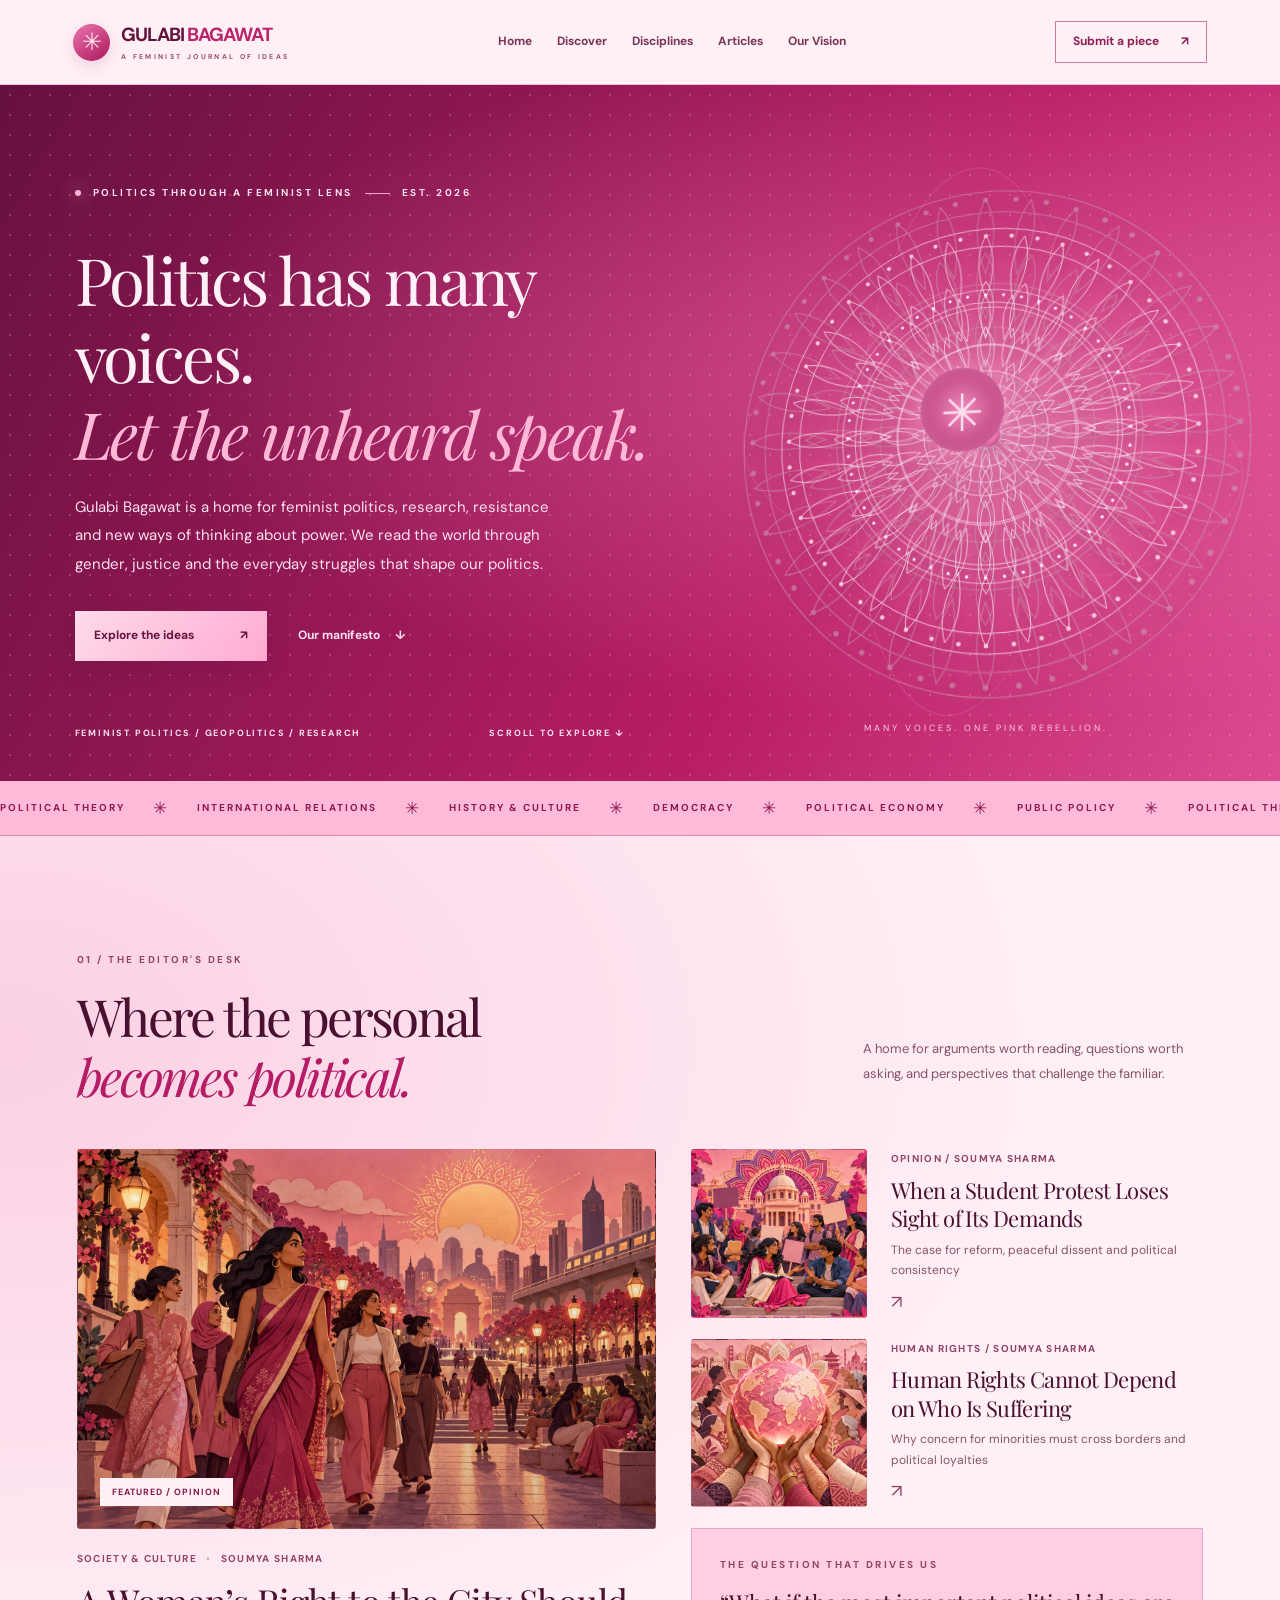
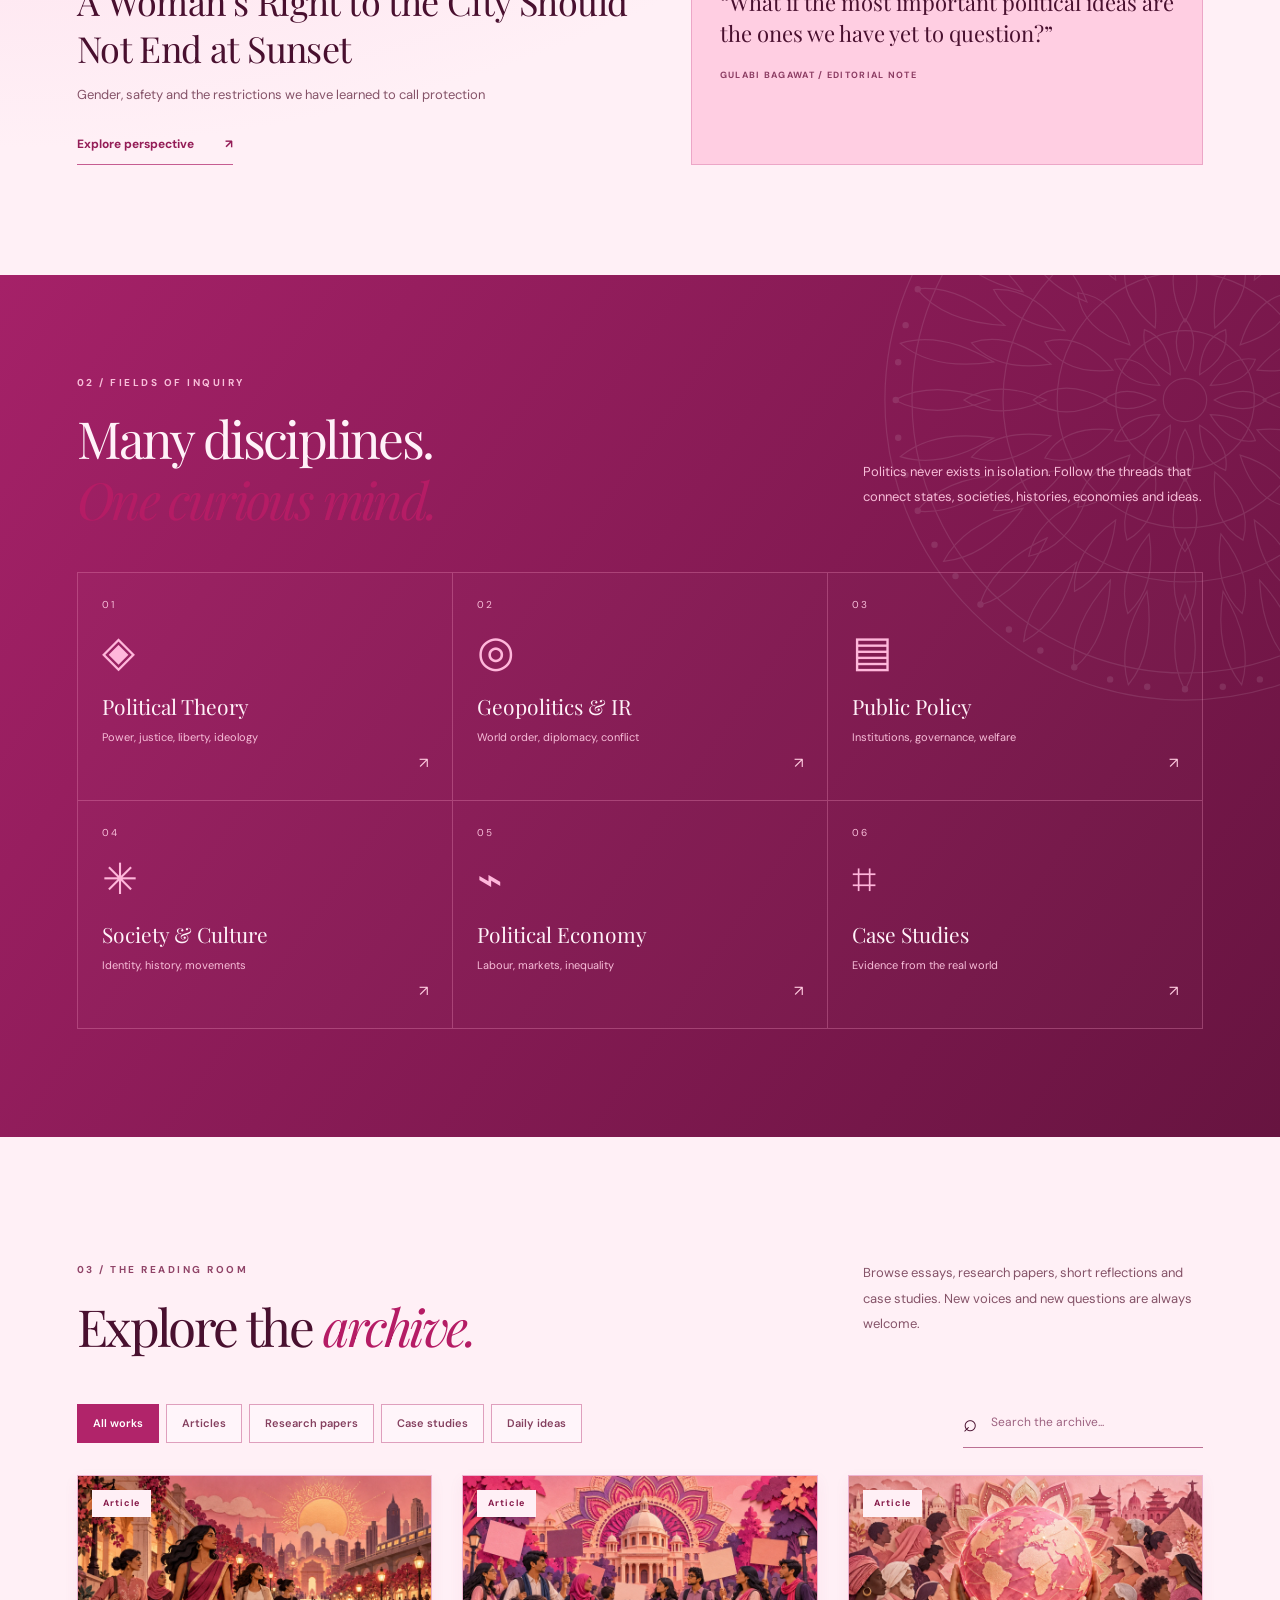
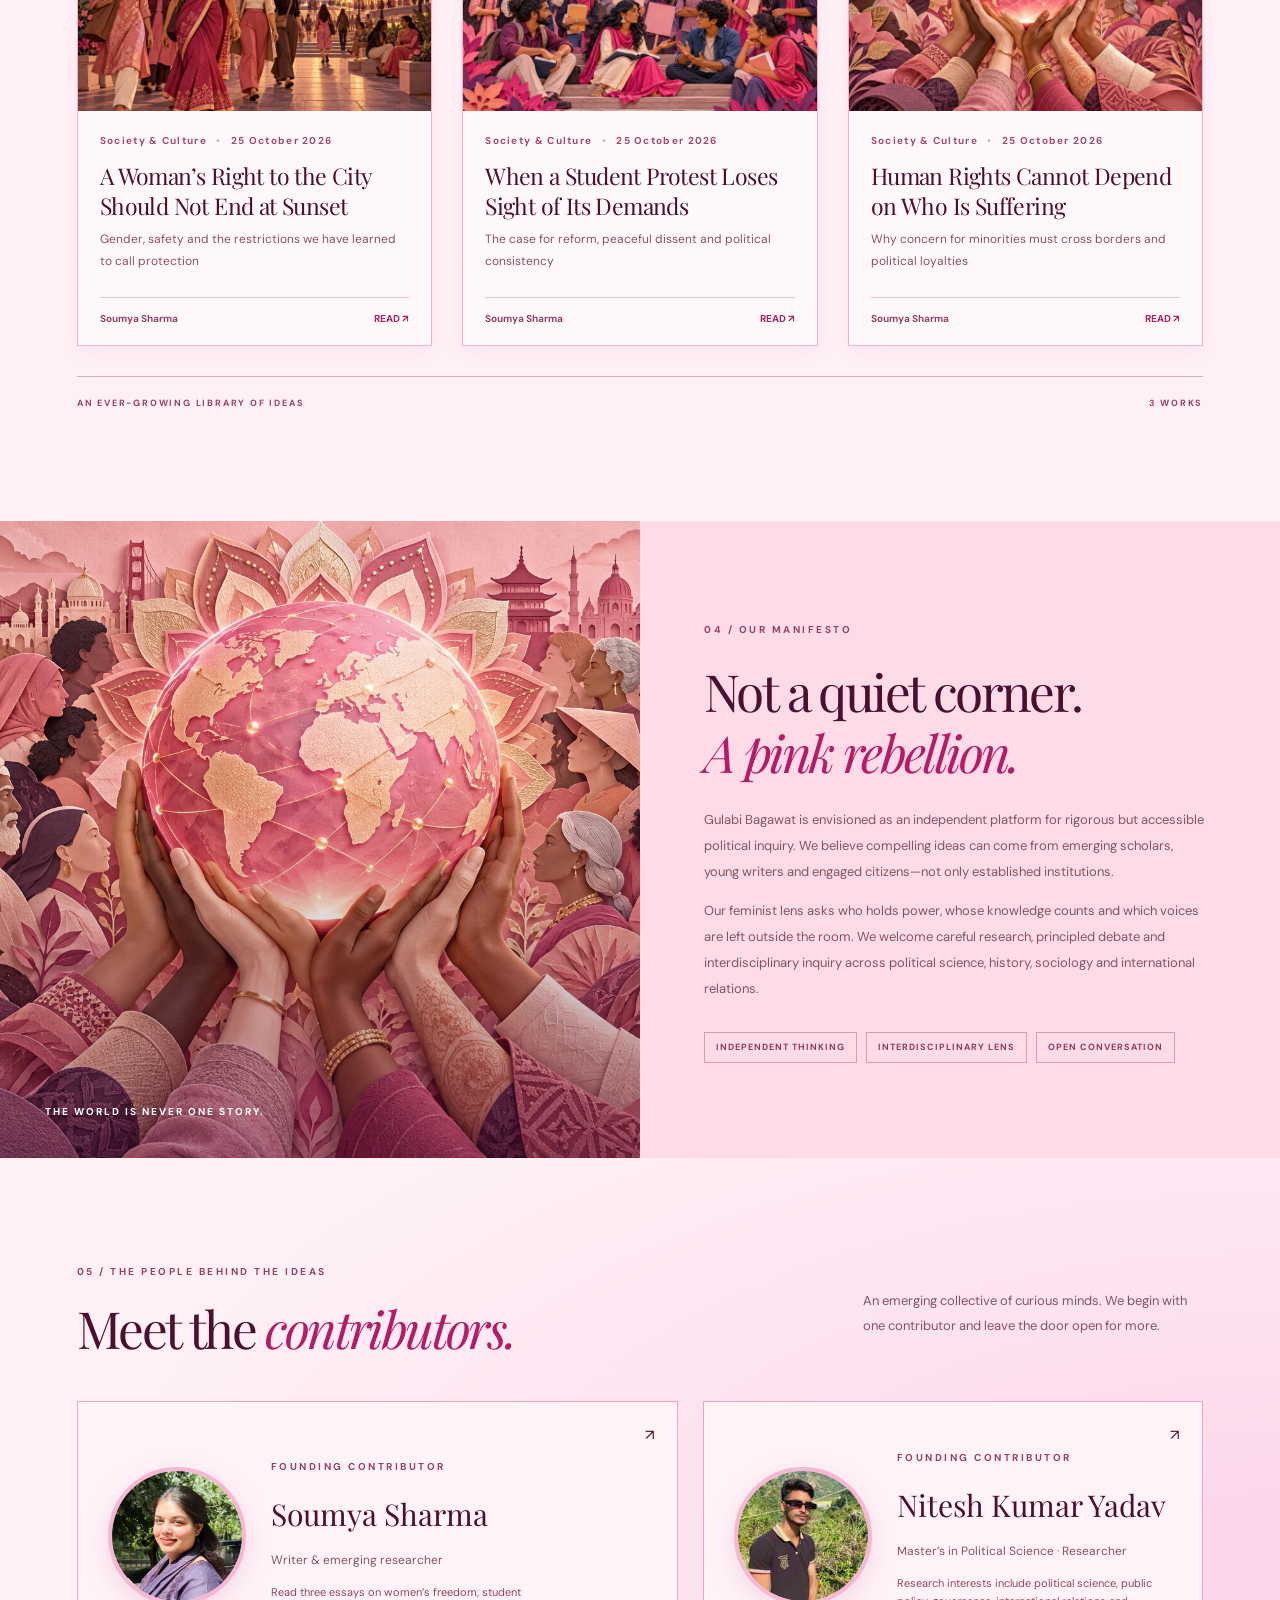
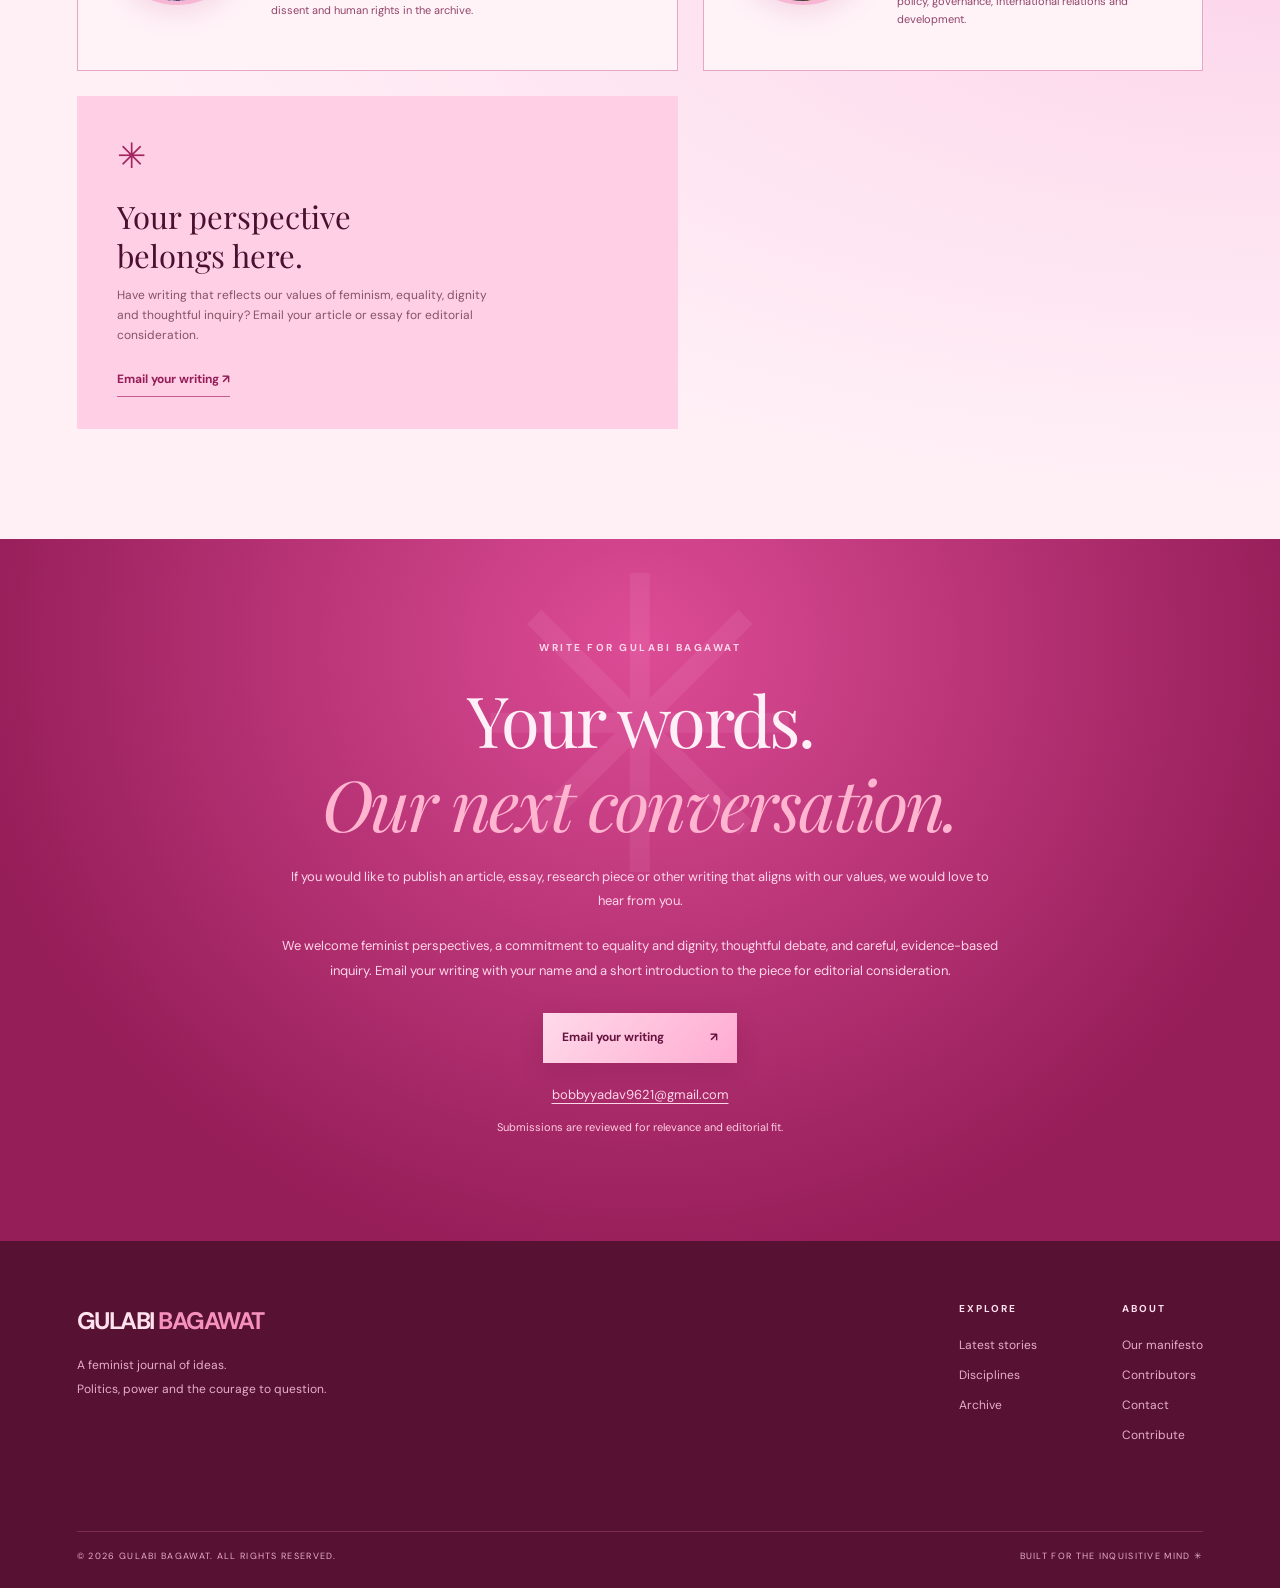
<file: index.html>
<!doctype html><html lang="en"><head><meta charset="UTF-8"><meta name="viewport" content="width=device-width, initial-scale=1"><meta name="theme-color" content="#46132e"><meta name="description" content="Gulabi Bagawat — feminist political thought, research, geopolitical analysis, essays and interdisciplinary critique."><title>Gulabi Bagawat — Politics Through a Feminist Lens</title><link rel="preconnect" href="https://fonts.googleapis.com"><link rel="preconnect" href="https://fonts.gstatic.com" crossorigin><link href="https://fonts.googleapis.com/css2?family=DM+Sans:wght@400;500;600;700&amp;family=Playfair+Display:wght@400;500;600;700&amp;display=swap" rel="stylesheet"><link rel="stylesheet" href="style.css?v=4"><link rel="stylesheet" href="pink.css?v=3"></head><body class="theme-gulab">
<div class="progress" id="progress"></div><header class="site-header" id="top"><a class="brand" href="index.html" aria-label="Gulabi Bagawat home"><span class="brand-icon">✳</span><span>GULABI<span class="brand-accent"> BAGAWAT</span><small>A FEMINIST JOURNAL OF IDEAS</small></span></a><nav class="desktop-nav" aria-label="Primary"><a href="index.html">Home</a><a href="#discover">Discover</a><a href="disciplines.html">Disciplines</a><a href="articles.html">Articles</a><a href="about.html">Our Vision</a></nav><div class="header-actions"><a class="link-button" href="index.html#contribute" id="topSubmit">Submit a piece <span>↗</span></a><button class="menu-toggle" id="menuToggle" aria-label="Open menu">☰</button></div></header><nav class="mobile-nav" id="mobileNav" aria-label="Mobile"><a href="index.html">Home</a><a href="#discover">Discover</a><a href="disciplines.html">Disciplines</a><a href="articles.html">Articles</a><a href="about.html">Our Vision</a></nav>
<main><section class="hero"><div class="hero-grain"></div><div class="hero-content"><div class="eyebrow light"><span class="pulse-dot"></span> POLITICS THROUGH A FEMINIST LENS <span class="eyebrow-line"></span> EST. 2026</div><h1>Politics has many voices.<br><em>Let the unheard speak.</em></h1><p>Gulabi Bagawat is a home for feminist politics, research, resistance and new ways of thinking about power. We read the world through gender, justice and the everyday struggles that shape our politics.</p><div class="hero-ctas"><a href="#discover" class="button-primary">Explore the ideas <span>↗</span></a><a href="about.html" class="button-quiet">Our manifesto <span>↓</span></a></div><div class="hero-bottom"><span>FEMINIST POLITICS / GEOPOLITICS / RESEARCH</span><span>SCROLL TO EXPLORE ↓</span></div></div><div class="mandala-stage" aria-label="Layered animated pink mandala artwork"><div class="mandala-depth"><div class="mandala-halo"></div><img class="mandala-layer layer-back" src="mandala-pink.svg" alt=""><img class="mandala-layer layer-middle" src="mandala-pink.svg" alt=""><img class="mandala-layer layer-front" src="mandala-pink.svg" alt=""><div class="mandala-heart">✳</div><span class="mandala-bead bead-one"></span><span class="mandala-bead bead-two"></span><span class="mandala-bead bead-three"></span></div><span class="mandala-note">MANY VOICES. ONE PINK REBELLION.</span></div></section>
<div class="ticker"><div class="ticker-track">POLITICAL THEORY <b>✳</b> INTERNATIONAL RELATIONS <b>✳</b> HISTORY &amp; CULTURE <b>✳</b> DEMOCRACY <b>✳</b> POLITICAL ECONOMY <b>✳</b> PUBLIC POLICY <b>✳</b> POLITICAL THEORY <b>✳</b> INTERNATIONAL RELATIONS <b>✳</b> HISTORY &amp; CULTURE <b>✳</b></div></div>
<section class="section featured" id="discover"><div class="section-top"><div><span class="eyebrow">01 / THE EDITOR'S DESK</span><h2>Where the personal<br><em>becomes political.</em></h2></div><p>A home for arguments worth reading, questions worth asking, and perspectives that challenge the familiar.</p></div><div class="featured-grid"><article class="feature-large" tabindex="0" data-href="women-and-the-city.html"><div class="feature-img img-geopolitics" style='background-image:url("women-city.webp")'><div class="image-shade"></div><span class="image-label">FEATURED / OPINION</span></div><div class="featured-meta">SOCIETY &amp; CULTURE <span>•</span> SOUMYA SHARMA</div><h3>A Woman’s Right to the City Should Not End at Sunset</h3><p>Gender, safety and the restrictions we have learned to call protection</p><button class="read-text" data-href="women-and-the-city.html">Explore perspective <span>↗</span></button></article><div class="feature-side"><article class="mini-feature" data-href="student-dissent.html"><div class="mini-img img-city" style='background-image:url("student-dissent.webp")'></div><div><div class="featured-meta">OPINION / SOUMYA SHARMA</div><h3>When a Student Protest Loses Sight of Its Demands</h3><p>The case for reform, peaceful dissent and political consistency</p><span class="mini-arrow">↗</span></div></article><article class="mini-feature" data-href="human-rights-solidarity.html"><div class="mini-img img-books" style='background-image:url("human-solidarity.webp")'></div><div><div class="featured-meta">HUMAN RIGHTS / SOUMYA SHARMA</div><h3>Human Rights Cannot Depend on Who Is Suffering</h3><p>Why concern for minorities must cross borders and political loyalties</p><span class="mini-arrow">↗</span></div></article><div class="quote-panel"><span class="eyebrow">THE QUESTION THAT DRIVES US</span><blockquote>“What if the most important political ideas are the ones we have yet to question?”</blockquote><span>GULABI BAGAWAT / EDITORIAL NOTE</span></div></div></div></section>
<section class="discipline-section" id="fields"><div class="section section-inner"><div class="section-top on-dark"><div><span class="eyebrow">02 / FIELDS OF INQUIRY</span><h2>Many disciplines.<br><em>One curious mind.</em></h2></div><p>Politics never exists in isolation. Follow the threads that connect states, societies, histories, economies and ideas.</p></div><div class="discipline-grid"><a href="articles.html" data-category="Political Theory"><span class="discipline-num">01</span><span class="discipline-symbol">◈</span><strong>Political Theory</strong><small>Power, justice, liberty, ideology</small><span class="discipline-arrow">↗</span></a><a href="articles.html" data-category="Geopolitics"><span class="discipline-num">02</span><span class="discipline-symbol">◎</span><strong>Geopolitics &amp; IR</strong><small>World order, diplomacy, conflict</small><span class="discipline-arrow">↗</span></a><a href="articles.html" data-category="Public Policy"><span class="discipline-num">03</span><span class="discipline-symbol">▤</span><strong>Public Policy</strong><small>Institutions, governance, welfare</small><span class="discipline-arrow">↗</span></a><a href="articles.html" data-category="Society &amp; Culture"><span class="discipline-num">04</span><span class="discipline-symbol">✳</span><strong>Society &amp; Culture</strong><small>Identity, history, movements</small><span class="discipline-arrow">↗</span></a><a href="articles.html" data-category="Political Economy"><span class="discipline-num">05</span><span class="discipline-symbol">⌁</span><strong>Political Economy</strong><small>Labour, markets, inequality</small><span class="discipline-arrow">↗</span></a><a href="articles.html" data-category="Case Studies"><span class="discipline-num">06</span><span class="discipline-symbol">⌗</span><strong>Case Studies</strong><small>Evidence from the real world</small><span class="discipline-arrow">↗</span></a></div></div></section>
<section class="section archive" id="library"><div class="section-top"><div><span class="eyebrow">03 / THE READING ROOM</span><h2>Explore the <em>archive.</em></h2></div><p>Browse essays, research papers, short reflections and case studies. New voices and new questions are always welcome.</p></div><div class="archive-tools"><div class="filters" role="group" aria-label="Filter publications"><button class="filter active" data-filter="All">All works</button><button class="filter" data-filter="Article">Articles</button><button class="filter" data-filter="Research Paper">Research papers</button><button class="filter" data-filter="Case Study">Case studies</button><button class="filter" data-filter="Daily Idea">Daily ideas</button></div><label class="search-wrap"><span>⌕</span><input id="searchInput" type="search" placeholder="Search the archive..." aria-label="Search publications"></label></div><div class="archive-grid" id="archiveGrid"></div><p id="noResults" class="no-results" hidden>No matching pieces found. Try a different search or filter.</p><div class="archive-footer"><span>AN EVER-GROWING LIBRARY OF IDEAS</span><span id="itemCount">0 WORKS</span></div></section>
<section class="vision" id="about"><div class="vision-image"><img loading="lazy" src="human-solidarity.webp" alt="Illustrated hands holding the world in solidarity"><div class="vision-image-label">THE WORLD IS NEVER ONE STORY.</div></div><div class="vision-copy"><span class="eyebrow">04 / OUR MANIFESTO</span><h2>Not a quiet corner.<br><em>A pink rebellion.</em></h2><p>Gulabi Bagawat is envisioned as an independent platform for rigorous but accessible political inquiry. We believe compelling ideas can come from emerging scholars, young writers and engaged citizens—not only established institutions.</p><p>Our feminist lens asks who holds power, whose knowledge counts and which voices are left outside the room. We welcome careful research, principled debate and interdisciplinary inquiry across political science, history, sociology and international relations.</p><div class="vision-values"><span>INDEPENDENT THINKING</span><span>INTERDISCIPLINARY LENS</span><span>OPEN CONVERSATION</span></div></div></section>
<section class="section contributors" id="contributors"><div class="section-top"><div><span class="eyebrow">05 / THE PEOPLE BEHIND THE IDEAS</span><h2>Meet the <em>contributors.</em></h2></div><p>An emerging collective of curious minds. We begin with one contributor and leave the door open for more.</p></div><div class="contributor-layout"><div class="contributor-card"><img src="soumya-sharma.jpeg" alt="Soumya Sharma, founding contributor" class="contributor-photo" loading="lazy" width="138" height="138" style="width:138px;height:138px;min-width:138px;object-fit:cover;object-position:50% 38%;border-radius:50%;border:4px solid #f6b6d4;box-shadow:0 8px 26px #bd50862b"><div><span class="eyebrow">FOUNDING CONTRIBUTOR</span><h3>Soumya Sharma</h3><p>Writer &amp; emerging researcher</p><span class="profile-note">Read three essays on women’s freedom, student dissent and human rights in the archive.</span></div><span class="member-arrow">↗</span></div><div class="contributor-card"><img src="nitesh-kumar-yadav.jpg?v=1" alt="Nitesh Kumar Yadav, founding contributor" class="contributor-photo" loading="eager" width="138" height="138" style="display:block;width:138px;height:138px;min-width:138px;max-width:138px;object-fit:cover;object-position:center;border-radius:50%;border:4px solid #f6b6d4;box-shadow:0 8px 26px #bd50862b"><div><span class="eyebrow">FOUNDING CONTRIBUTOR</span><h3>Nitesh Kumar Yadav</h3><p>Master’s in Political Science · Researcher</p><span class="profile-note">Research interests include political science, public policy, governance, international relations and development.</span></div><span class="member-arrow">↗</span></div><div class="join-card"><span class="join-star">✳</span><h3>Your perspective<br>belongs here.</h3><p>Have writing that reflects our values of feminism, equality, dignity and thoughtful inquiry? Email your article or essay for editorial consideration.</p><a href="mailto:bobbyyadav9621@gmail.com?subject=Submission%20to%20Gulabi%20Bagawat&amp;body=Hello%20Gulabi%20Bagawat%2C%0A%0AI%20would%20like%20to%20submit%20my%20writing%20for%20your%20consideration.%0A%0ATitle%3A%0AAuthor%20name%3A%0AShort%20introduction%20to%20the%20piece%3A%0AHow%20it%20aligns%20with%20your%20values%3A%0A%0AI%20have%20attached%20my%20article%20or%20included%20a%20link%20below.%0A%0AThank%20you%2C%0A" class="join-link">Email your writing ↗</a></div></div></section>
<section class="closing contribution-section" id="contribute" aria-labelledby="contribute-title"><div class="closing-art" aria-hidden="true">✳</div><span class="eyebrow">WRITE FOR GULABI BAGAWAT</span><h2 id="contribute-title">Your words.<br><em>Our next conversation.</em></h2><p>If you would like to publish an article, essay, research piece or other writing that aligns with our values, we would love to hear from you.</p><p>We welcome feminist perspectives, a commitment to equality and dignity, thoughtful debate, and careful, evidence-based inquiry. Email your writing with your name and a short introduction to the piece for editorial consideration.</p><a href="mailto:bobbyyadav9621@gmail.com?subject=Submission%20to%20Gulabi%20Bagawat&amp;body=Hello%20Gulabi%20Bagawat%2C%0A%0AI%20would%20like%20to%20submit%20my%20writing%20for%20your%20consideration.%0A%0ATitle%3A%0AAuthor%20name%3A%0AShort%20introduction%20to%20the%20piece%3A%0AHow%20it%20aligns%20with%20your%20values%3A%0A%0AI%20have%20attached%20my%20article%20or%20included%20a%20link%20below.%0A%0AThank%20you%2C%0A" class="button-primary">Email your writing <span aria-hidden="true">↗</span></a><p class="contribution-email"><a href="mailto:bobbyyadav9621@gmail.com">bobbyyadav9621@gmail.com</a></p><small>Submissions are reviewed for relevance and editorial fit.</small></section></main><footer><div class="footer-main"><div class="footer-brand">GULABI<span> BAGAWAT</span><p>A feminist journal of ideas.<br>Politics, power and the courage to question.</p></div><div class="footer-links"><div><strong>EXPLORE</strong><a href="#discover">Latest stories</a><a href="disciplines.html">Disciplines</a><a href="articles.html">Archive</a></div><div><strong>ABOUT</strong><a href="about.html">Our manifesto</a><a href="#contributors">Contributors</a><a href="mailto:bobbyyadav9621@gmail.com">Contact</a><a href="index.html#contribute">Contribute</a></div></div></div><div class="footer-bottom"><span>© <span id="year">2026</span> GULABI BAGAWAT. ALL RIGHTS RESERVED.</span><span>BUILT FOR THE INQUISITIVE MIND ✳</span></div></footer><dialog id="articleDialog"><button class="dialog-close" id="dialogClose" aria-label="Close article">✕</button><div id="dialogContent"></div></dialog><script src="content.js?v=2"></script><script src="app.js?v=2"></script><script src="motion.js"></script></body></html>
</file>
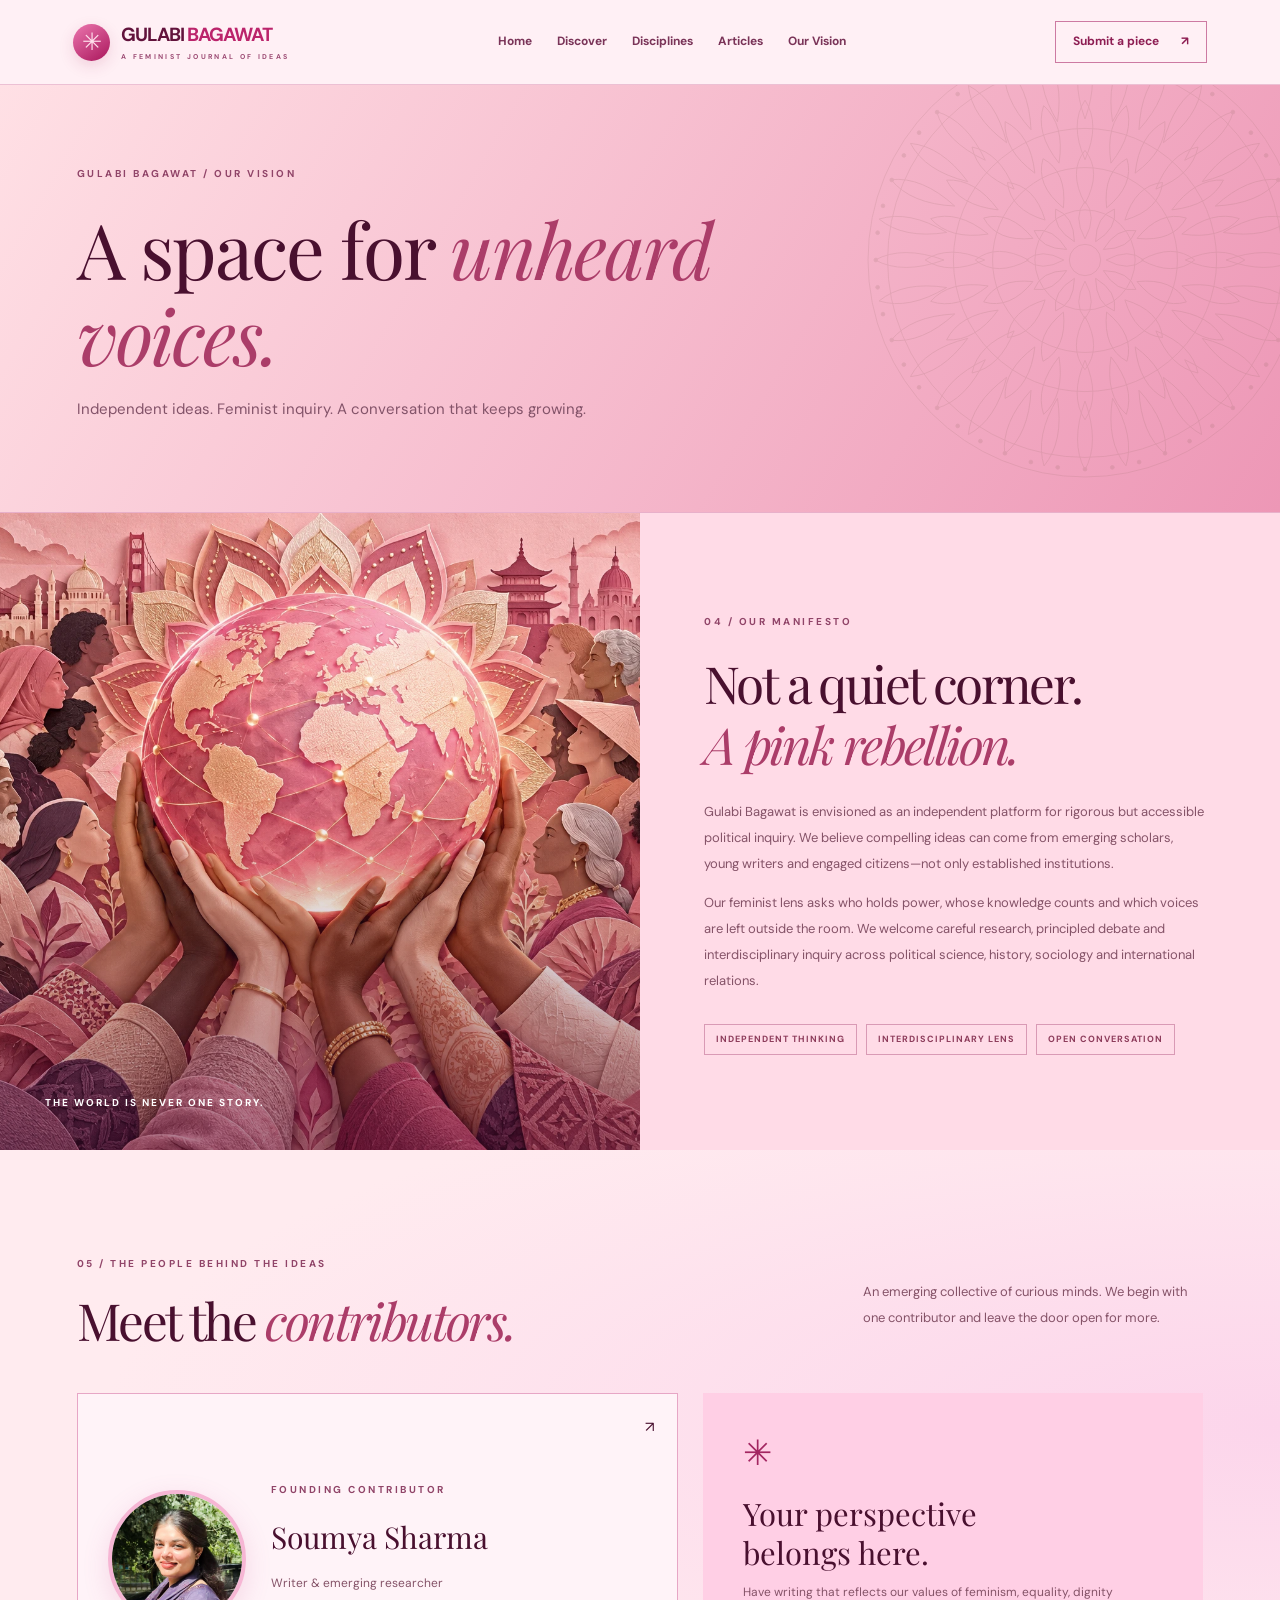
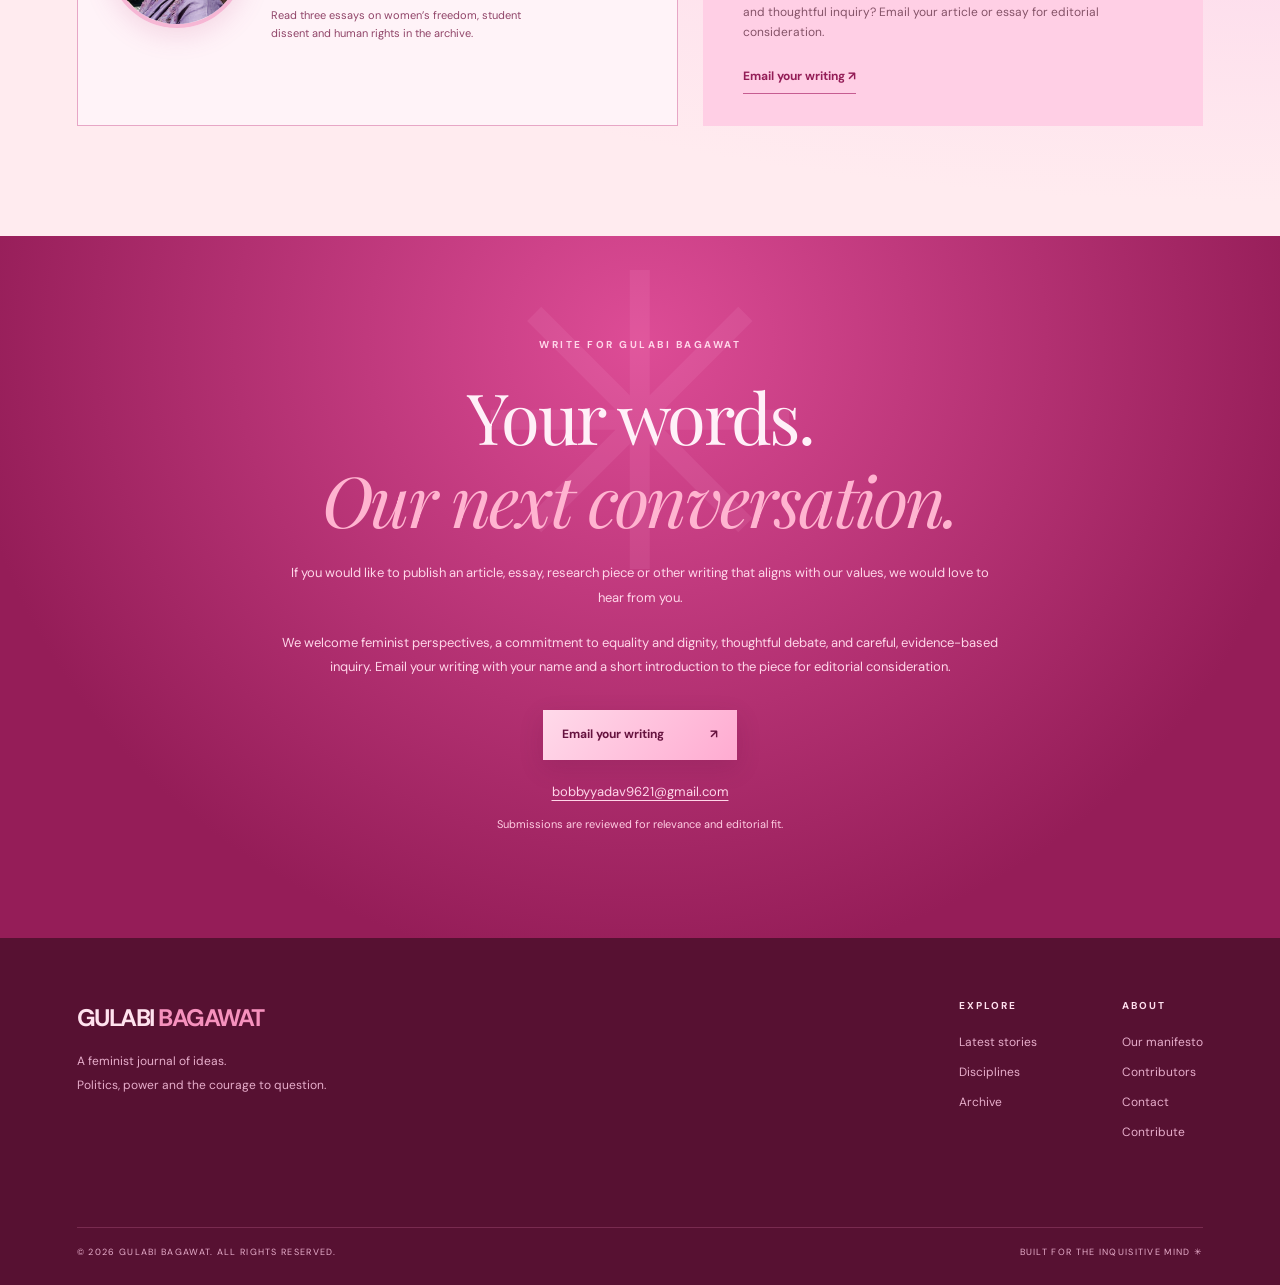
<file: about.html>
<!doctype html><html lang="en"><head><meta charset="UTF-8"><meta name="viewport" content="width=device-width, initial-scale=1"><meta name="theme-color" content="#46132e"><meta name="description" content="Gulabi Bagawat — feminist political thought, research, geopolitical analysis, essays and interdisciplinary critique."><title>Our Vision — Gulabi Bagawat</title><link rel="preconnect" href="https://fonts.googleapis.com"><link rel="preconnect" href="https://fonts.gstatic.com" crossorigin><link href="https://fonts.googleapis.com/css2?family=DM+Sans:wght@400;500;600;700&amp;family=Playfair+Display:wght@400;500;600;700&amp;display=swap" rel="stylesheet"><link rel="stylesheet" href="style.css?v=4"><link rel="stylesheet" href="pink.css?v=3"></head><body class="theme-lotus"><div class="progress" id="progress"></div><header class="site-header" id="top"><a class="brand" href="index.html" aria-label="Gulabi Bagawat home"><span class="brand-icon">✳</span><span>GULABI<span class="brand-accent"> BAGAWAT</span><small>A FEMINIST JOURNAL OF IDEAS</small></span></a><nav class="desktop-nav" aria-label="Primary"><a href="index.html">Home</a><a href="index.html#discover">Discover</a><a href="disciplines.html">Disciplines</a><a href="articles.html">Articles</a><a href="about.html">Our Vision</a></nav><div class="header-actions"><a class="link-button" href="index.html#contribute" id="topSubmit">Submit a piece <span>↗</span></a><button class="menu-toggle" id="menuToggle" aria-label="Open menu">☰</button></div></header><nav class="mobile-nav" id="mobileNav" aria-label="Mobile"><a href="index.html">Home</a><a href="index.html#discover">Discover</a><a href="disciplines.html">Disciplines</a><a href="articles.html">Articles</a><a href="about.html">Our Vision</a></nav>
<main><section class="page-intro"><div><span class="eyebrow">GULABI BAGAWAT / OUR VISION</span><h1>A space for <em>unheard voices.</em></h1><p>Independent ideas. Feminist inquiry. A conversation that keeps growing.</p></div><img src="mandala-pink.svg" alt="" class="intro-mandala" aria-hidden="true"></section><section class="vision" id="about"><div class="vision-image"><img loading="lazy" src="human-solidarity.webp" alt="Illustrated hands holding the world in solidarity"><div class="vision-image-label">THE WORLD IS NEVER ONE STORY.</div></div><div class="vision-copy"><span class="eyebrow">04 / OUR MANIFESTO</span><h2>Not a quiet corner.<br><em>A pink rebellion.</em></h2><p>Gulabi Bagawat is envisioned as an independent platform for rigorous but accessible political inquiry. We believe compelling ideas can come from emerging scholars, young writers and engaged citizens—not only established institutions.</p><p>Our feminist lens asks who holds power, whose knowledge counts and which voices are left outside the room. We welcome careful research, principled debate and interdisciplinary inquiry across political science, history, sociology and international relations.</p><div class="vision-values"><span>INDEPENDENT THINKING</span><span>INTERDISCIPLINARY LENS</span><span>OPEN CONVERSATION</span></div></div></section>
<section class="section contributors" id="contributors"><div class="section-top"><div><span class="eyebrow">05 / THE PEOPLE BEHIND THE IDEAS</span><h2>Meet the <em>contributors.</em></h2></div><p>An emerging collective of curious minds. We begin with one contributor and leave the door open for more.</p></div><div class="contributor-layout"><div class="contributor-card"><img src="soumya-sharma.jpeg" alt="Soumya Sharma, founding contributor" class="contributor-photo" loading="lazy" width="138" height="138" style="width:138px;height:138px;min-width:138px;object-fit:cover;object-position:50% 38%;border-radius:50%;border:4px solid #f6b6d4;box-shadow:0 8px 26px #bd50862b"><div><span class="eyebrow">FOUNDING CONTRIBUTOR</span><h3>Soumya Sharma</h3><p>Writer &amp; emerging researcher</p><span class="profile-note">Read three essays on women’s freedom, student dissent and human rights in the archive.</span></div><span class="member-arrow">↗</span></div><div class="join-card"><span class="join-star">✳</span><h3>Your perspective<br>belongs here.</h3><p>Have writing that reflects our values of feminism, equality, dignity and thoughtful inquiry? Email your article or essay for editorial consideration.</p><a href="mailto:bobbyyadav9621@gmail.com?subject=Submission%20to%20Gulabi%20Bagawat&amp;body=Hello%20Gulabi%20Bagawat%2C%0A%0AI%20would%20like%20to%20submit%20my%20writing%20for%20your%20consideration.%0A%0ATitle%3A%0AAuthor%20name%3A%0AShort%20introduction%20to%20the%20piece%3A%0AHow%20it%20aligns%20with%20your%20values%3A%0A%0AI%20have%20attached%20my%20article%20or%20included%20a%20link%20below.%0A%0AThank%20you%2C%0A" class="join-link">Email your writing ↗</a></div></div></section>
<section class="closing contribution-section" id="contribute" aria-labelledby="contribute-title"><div class="closing-art" aria-hidden="true">✳</div><span class="eyebrow">WRITE FOR GULABI BAGAWAT</span><h2 id="contribute-title">Your words.<br><em>Our next conversation.</em></h2><p>If you would like to publish an article, essay, research piece or other writing that aligns with our values, we would love to hear from you.</p><p>We welcome feminist perspectives, a commitment to equality and dignity, thoughtful debate, and careful, evidence-based inquiry. Email your writing with your name and a short introduction to the piece for editorial consideration.</p><a href="mailto:bobbyyadav9621@gmail.com?subject=Submission%20to%20Gulabi%20Bagawat&amp;body=Hello%20Gulabi%20Bagawat%2C%0A%0AI%20would%20like%20to%20submit%20my%20writing%20for%20your%20consideration.%0A%0ATitle%3A%0AAuthor%20name%3A%0AShort%20introduction%20to%20the%20piece%3A%0AHow%20it%20aligns%20with%20your%20values%3A%0A%0AI%20have%20attached%20my%20article%20or%20included%20a%20link%20below.%0A%0AThank%20you%2C%0A" class="button-primary">Email your writing <span aria-hidden="true">↗</span></a><p class="contribution-email"><a href="mailto:bobbyyadav9621@gmail.com">bobbyyadav9621@gmail.com</a></p><small>Submissions are reviewed for relevance and editorial fit.</small></section></main><footer><div class="footer-main"><div class="footer-brand">GULABI<span> BAGAWAT</span><p>A feminist journal of ideas.<br>Politics, power and the courage to question.</p></div><div class="footer-links"><div><strong>EXPLORE</strong><a href="index.html#discover">Latest stories</a><a href="disciplines.html">Disciplines</a><a href="articles.html">Archive</a></div><div><strong>ABOUT</strong><a href="about.html">Our manifesto</a><a href="about.html#contributors">Contributors</a><a href="mailto:bobbyyadav9621@gmail.com">Contact</a><a href="index.html#contribute">Contribute</a></div></div></div><div class="footer-bottom"><span>© <span id="year">2026</span> GULABI BAGAWAT. ALL RIGHTS RESERVED.</span><span>BUILT FOR THE INQUISITIVE MIND ✳</span></div></footer><script src="motion.js"></script></body></html>
</file>
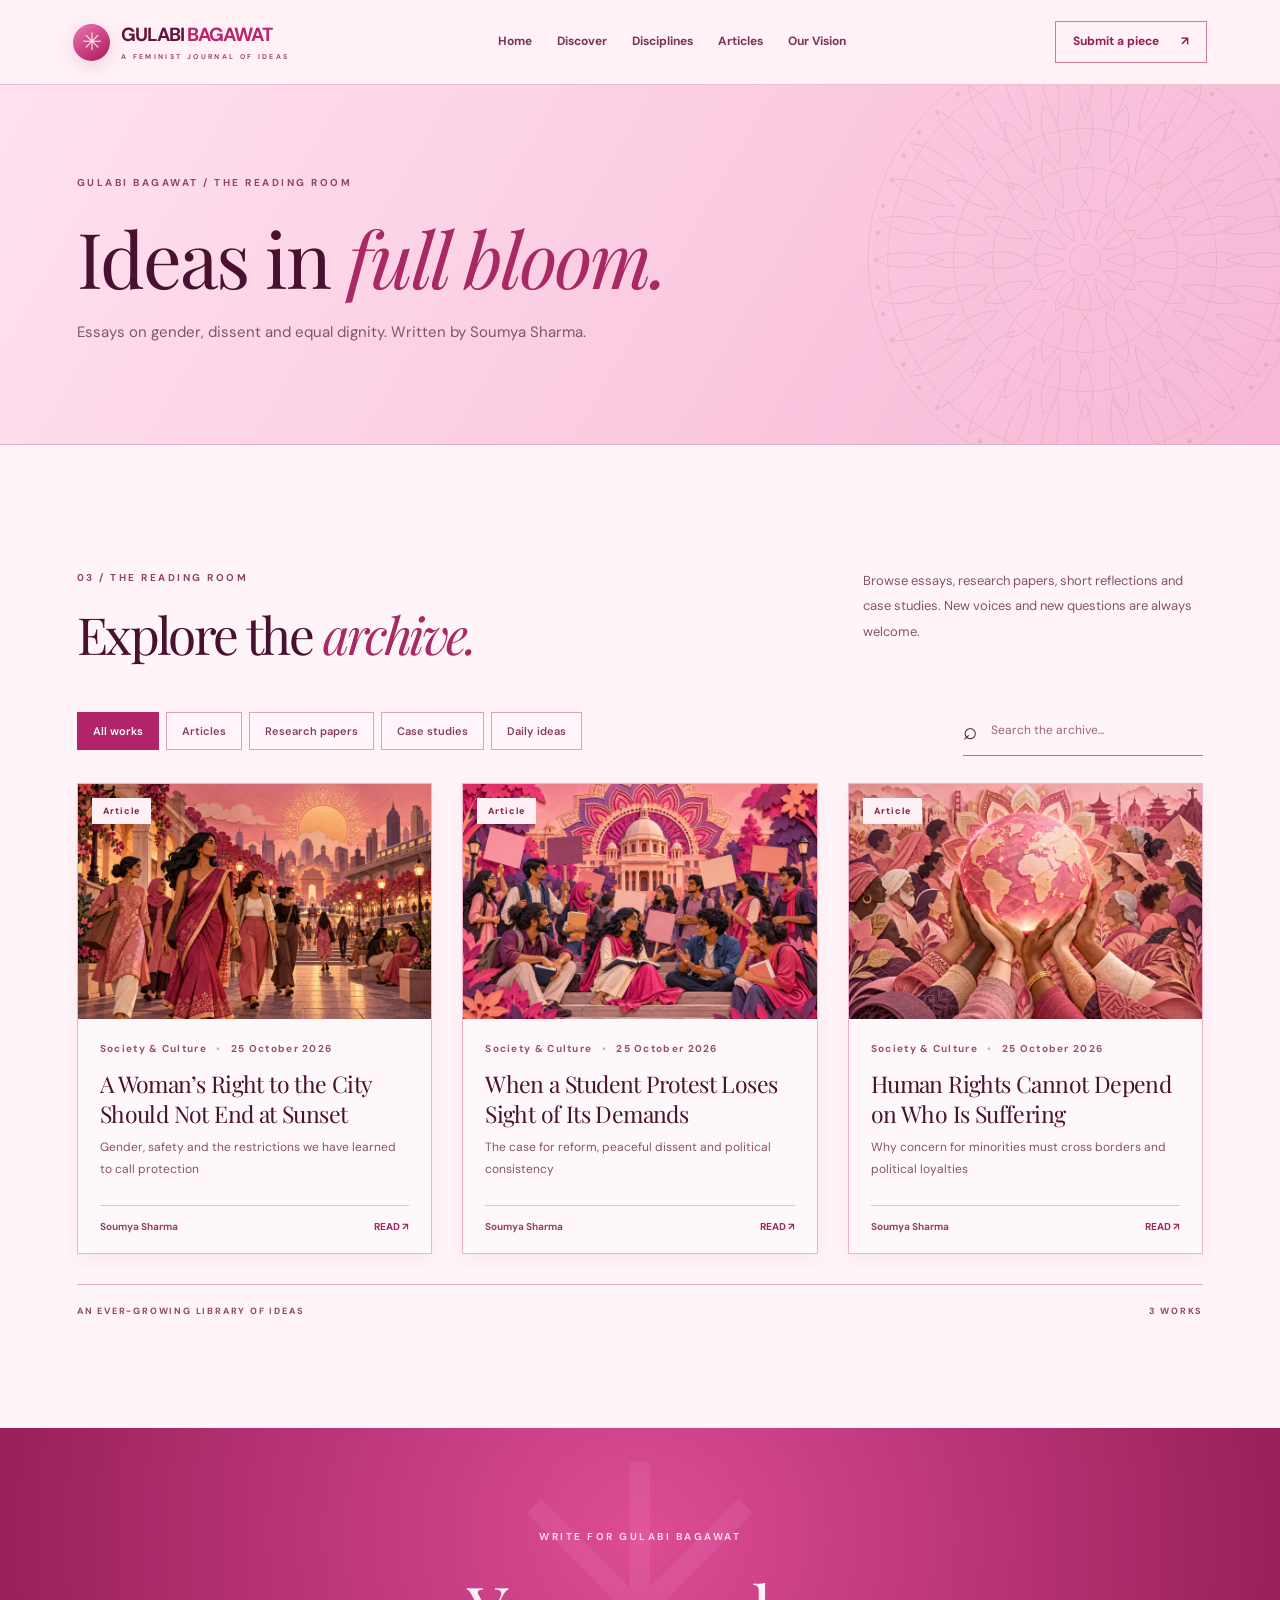
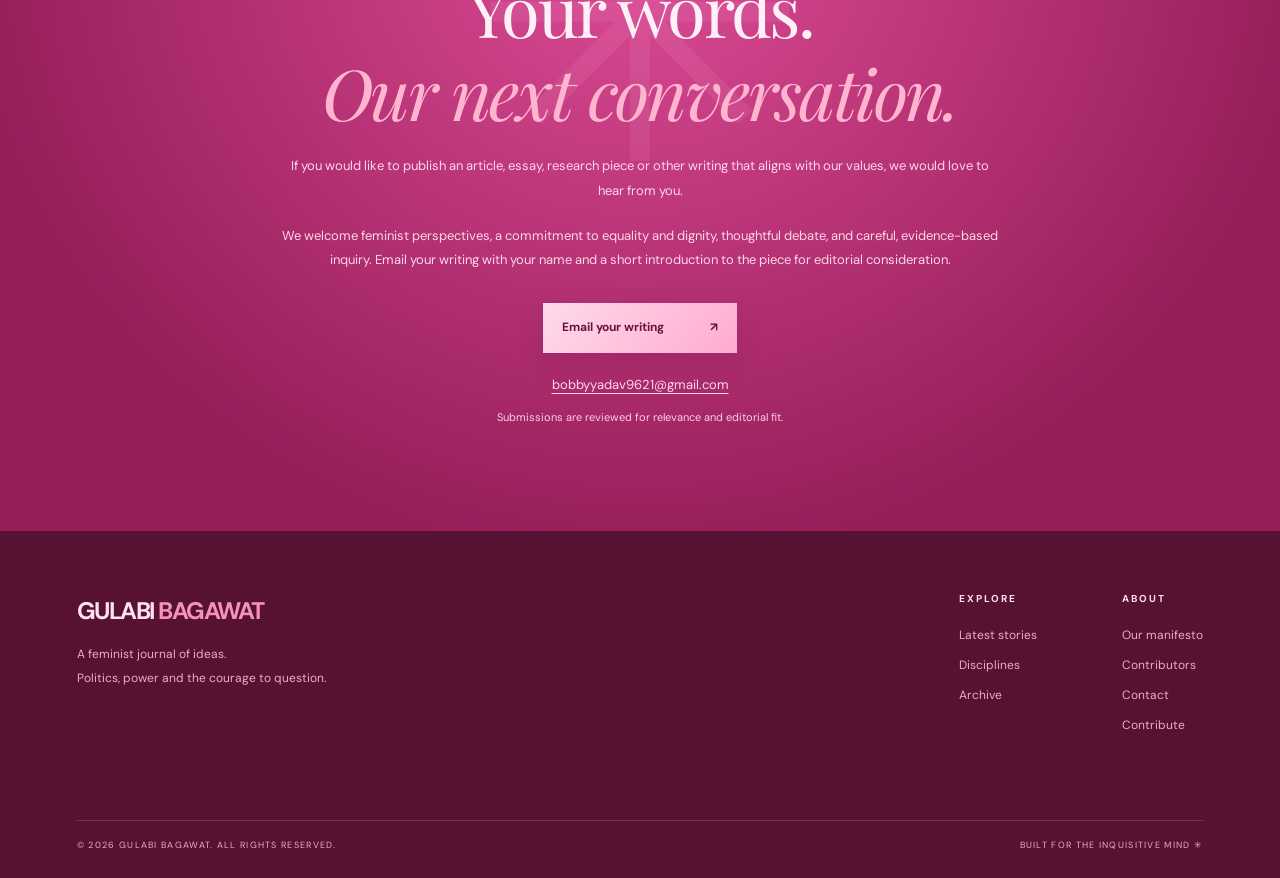
<file: articles.html>
<!doctype html><html lang="en"><head><meta charset="UTF-8"><meta name="viewport" content="width=device-width, initial-scale=1"><meta name="theme-color" content="#46132e"><meta name="description" content="Gulabi Bagawat — feminist political thought, research, geopolitical analysis, essays and interdisciplinary critique."><title>Articles — Gulabi Bagawat</title><link rel="preconnect" href="https://fonts.googleapis.com"><link rel="preconnect" href="https://fonts.gstatic.com" crossorigin><link href="https://fonts.googleapis.com/css2?family=DM+Sans:wght@400;500;600;700&amp;family=Playfair+Display:wght@400;500;600;700&amp;display=swap" rel="stylesheet"><link rel="stylesheet" href="style.css?v=4"><link rel="stylesheet" href="pink.css?v=3"></head><body class="theme-blush"><div class="progress" id="progress"></div><header class="site-header" id="top"><a class="brand" href="index.html" aria-label="Gulabi Bagawat home"><span class="brand-icon">✳</span><span>GULABI<span class="brand-accent"> BAGAWAT</span><small>A FEMINIST JOURNAL OF IDEAS</small></span></a><nav class="desktop-nav" aria-label="Primary"><a href="index.html">Home</a><a href="index.html#discover">Discover</a><a href="disciplines.html">Disciplines</a><a href="articles.html">Articles</a><a href="about.html">Our Vision</a></nav><div class="header-actions"><a class="link-button" href="index.html#contribute" id="topSubmit">Submit a piece <span>↗</span></a><button class="menu-toggle" id="menuToggle" aria-label="Open menu">☰</button></div></header><nav class="mobile-nav" id="mobileNav" aria-label="Mobile"><a href="index.html">Home</a><a href="index.html#discover">Discover</a><a href="disciplines.html">Disciplines</a><a href="articles.html">Articles</a><a href="about.html">Our Vision</a></nav>
<main><section class="page-intro"><div><span class="eyebrow">GULABI BAGAWAT / THE READING ROOM</span><h1>Ideas in <em>full bloom.</em></h1><p>Essays on gender, dissent and equal dignity. Written by Soumya Sharma.</p></div><img src="mandala-pink.svg" alt="" class="intro-mandala" aria-hidden="true"></section><section class="section archive" id="library"><div class="section-top"><div><span class="eyebrow">03 / THE READING ROOM</span><h2>Explore the <em>archive.</em></h2></div><p>Browse essays, research papers, short reflections and case studies. New voices and new questions are always welcome.</p></div><div class="archive-tools"><div class="filters" role="group" aria-label="Filter publications"><button class="filter active" data-filter="All">All works</button><button class="filter" data-filter="Article">Articles</button><button class="filter" data-filter="Research Paper">Research papers</button><button class="filter" data-filter="Case Study">Case studies</button><button class="filter" data-filter="Daily Idea">Daily ideas</button></div><label class="search-wrap"><span>⌕</span><input id="searchInput" type="search" placeholder="Search the archive..." aria-label="Search publications"></label></div><div class="archive-grid" id="archiveGrid"></div><p id="noResults" class="no-results" hidden>No matching pieces found. Try a different search or filter.</p><div class="archive-footer"><span>AN EVER-GROWING LIBRARY OF IDEAS</span><span id="itemCount">0 WORKS</span></div></section>
<section class="closing contribution-section" id="contribute" aria-labelledby="contribute-title"><div class="closing-art" aria-hidden="true">✳</div><span class="eyebrow">WRITE FOR GULABI BAGAWAT</span><h2 id="contribute-title">Your words.<br><em>Our next conversation.</em></h2><p>If you would like to publish an article, essay, research piece or other writing that aligns with our values, we would love to hear from you.</p><p>We welcome feminist perspectives, a commitment to equality and dignity, thoughtful debate, and careful, evidence-based inquiry. Email your writing with your name and a short introduction to the piece for editorial consideration.</p><a href="mailto:bobbyyadav9621@gmail.com?subject=Submission%20to%20Gulabi%20Bagawat&amp;body=Hello%20Gulabi%20Bagawat%2C%0A%0AI%20would%20like%20to%20submit%20my%20writing%20for%20your%20consideration.%0A%0ATitle%3A%0AAuthor%20name%3A%0AShort%20introduction%20to%20the%20piece%3A%0AHow%20it%20aligns%20with%20your%20values%3A%0A%0AI%20have%20attached%20my%20article%20or%20included%20a%20link%20below.%0A%0AThank%20you%2C%0A" class="button-primary">Email your writing <span aria-hidden="true">↗</span></a><p class="contribution-email"><a href="mailto:bobbyyadav9621@gmail.com">bobbyyadav9621@gmail.com</a></p><small>Submissions are reviewed for relevance and editorial fit.</small></section></main><footer><div class="footer-main"><div class="footer-brand">GULABI<span> BAGAWAT</span><p>A feminist journal of ideas.<br>Politics, power and the courage to question.</p></div><div class="footer-links"><div><strong>EXPLORE</strong><a href="index.html#discover">Latest stories</a><a href="disciplines.html">Disciplines</a><a href="articles.html">Archive</a></div><div><strong>ABOUT</strong><a href="about.html">Our manifesto</a><a href="about.html#contributors">Contributors</a><a href="mailto:bobbyyadav9621@gmail.com">Contact</a><a href="index.html#contribute">Contribute</a></div></div></div><div class="footer-bottom"><span>© <span id="year">2026</span> GULABI BAGAWAT. ALL RIGHTS RESERVED.</span><span>BUILT FOR THE INQUISITIVE MIND ✳</span></div></footer><dialog id="articleDialog"><button id="dialogClose" aria-label="Close article">✕</button><div id="dialogContent"></div></dialog><script src="content.js?v=2"></script><script src="app.js?v=2"></script><script src="motion.js"></script></body></html>
</file>
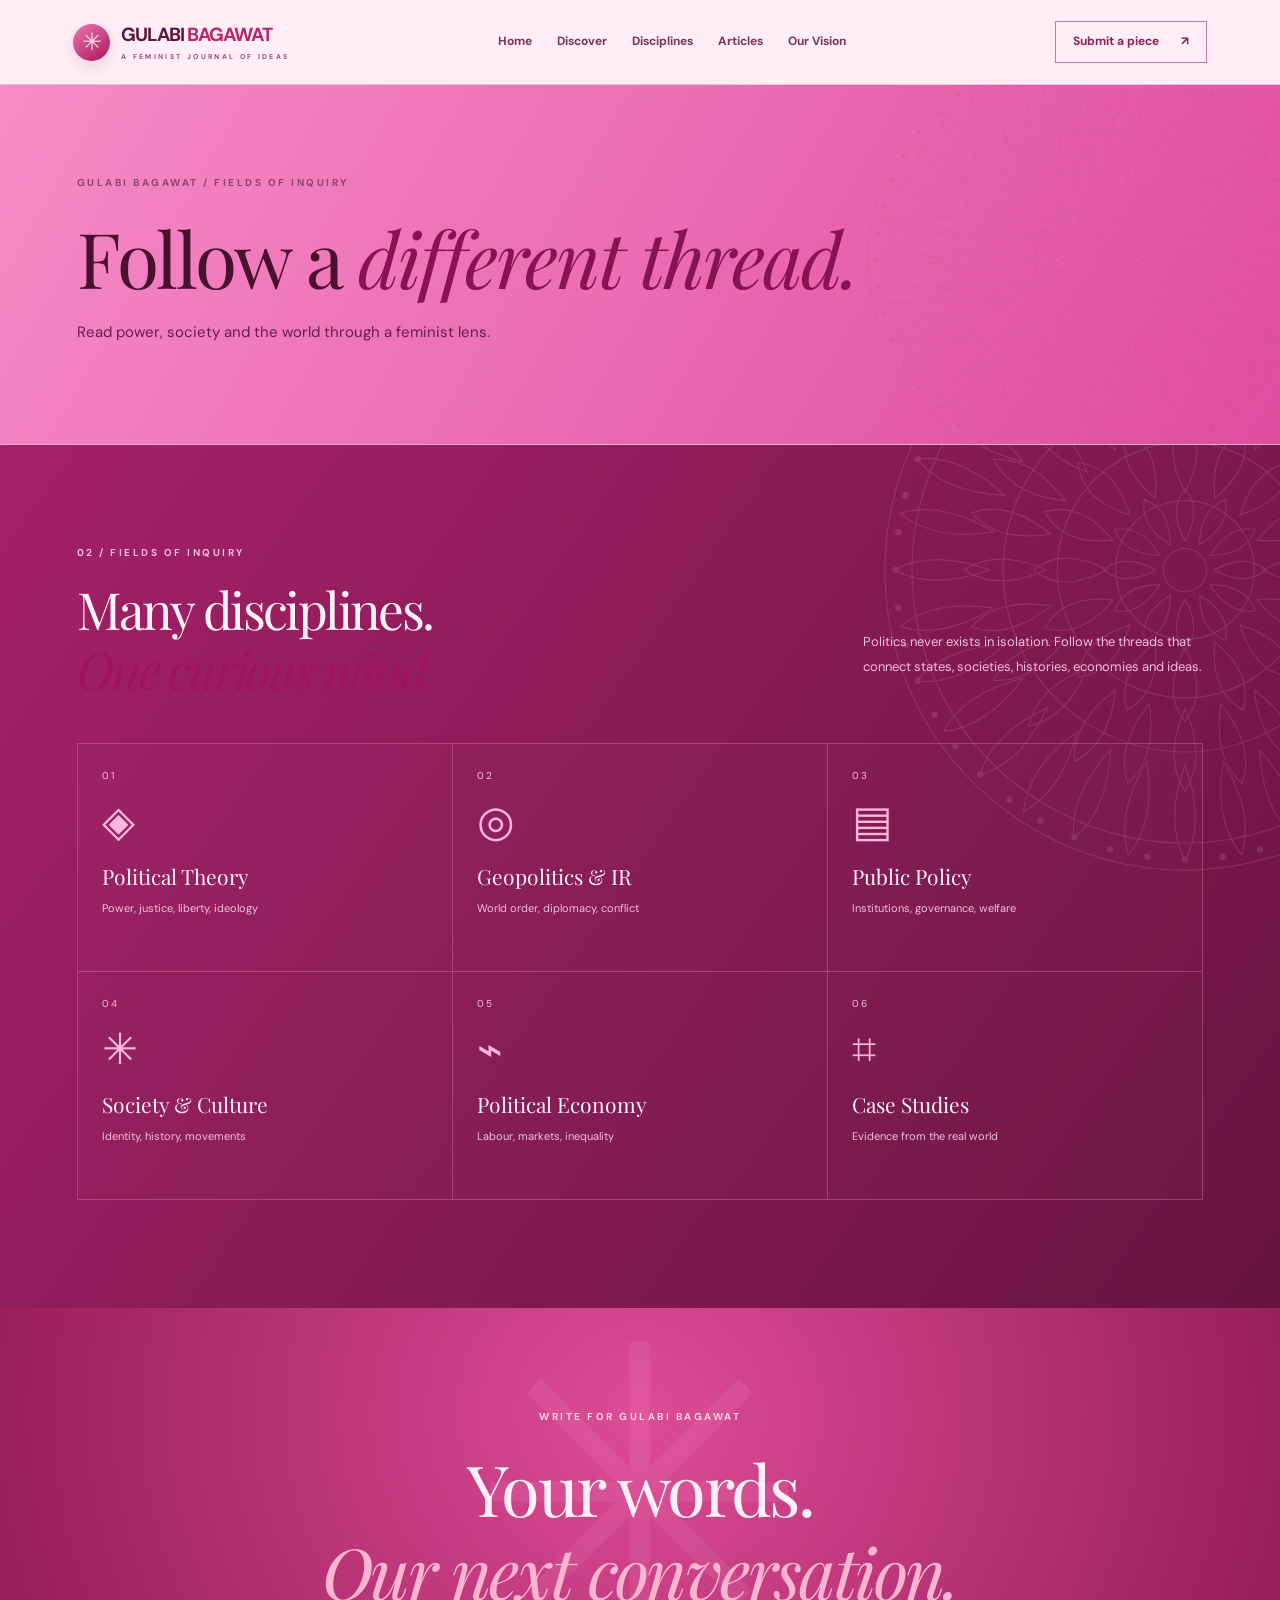
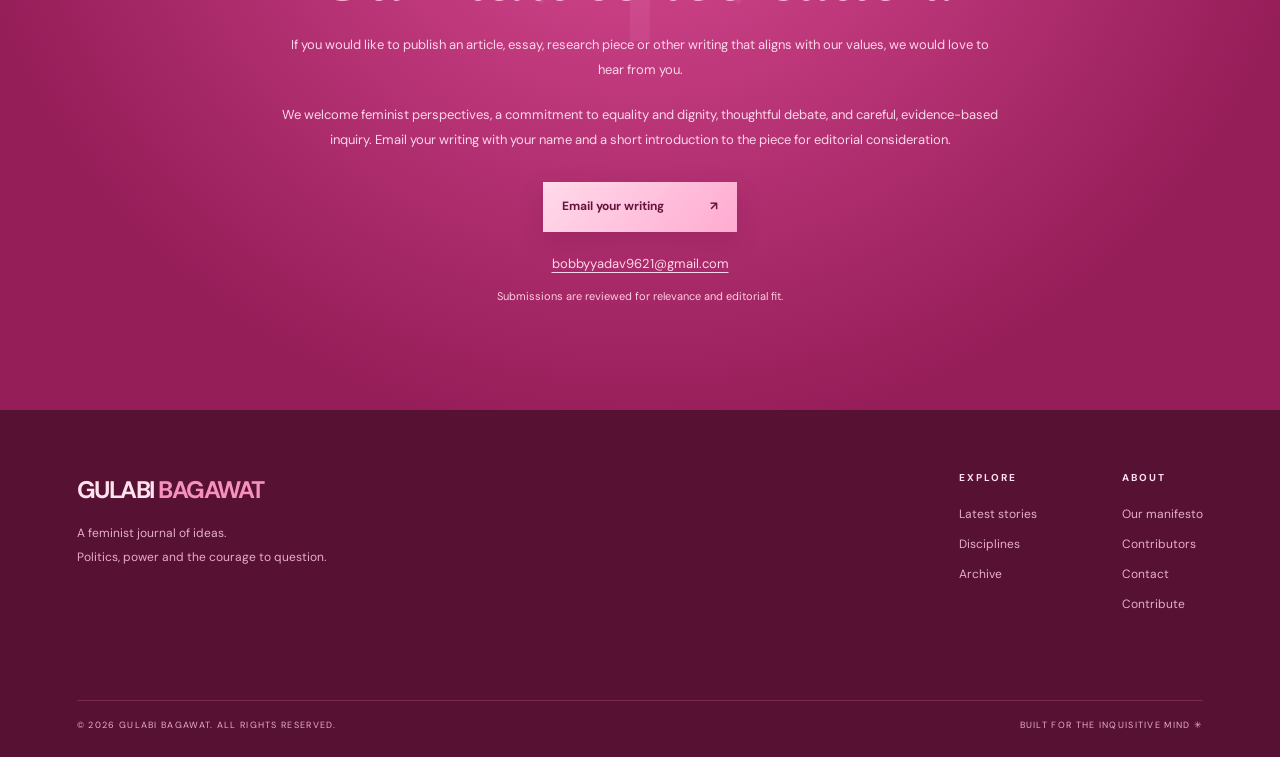
<file: disciplines.html>
<!doctype html><html lang="en"><head><meta charset="UTF-8"><meta name="viewport" content="width=device-width, initial-scale=1"><meta name="theme-color" content="#46132e"><meta name="description" content="Gulabi Bagawat — feminist political thought, research, geopolitical analysis, essays and interdisciplinary critique."><title>Disciplines — Gulabi Bagawat</title><link rel="preconnect" href="https://fonts.googleapis.com"><link rel="preconnect" href="https://fonts.gstatic.com" crossorigin><link href="https://fonts.googleapis.com/css2?family=DM+Sans:wght@400;500;600;700&amp;family=Playfair+Display:wght@400;500;600;700&amp;display=swap" rel="stylesheet"><link rel="stylesheet" href="style.css?v=4"><link rel="stylesheet" href="pink.css?v=3"></head><body class="theme-fuchsia"><div class="progress" id="progress"></div><header class="site-header" id="top"><a class="brand" href="index.html" aria-label="Gulabi Bagawat home"><span class="brand-icon">✳</span><span>GULABI<span class="brand-accent"> BAGAWAT</span><small>A FEMINIST JOURNAL OF IDEAS</small></span></a><nav class="desktop-nav" aria-label="Primary"><a href="index.html">Home</a><a href="index.html#discover">Discover</a><a href="disciplines.html">Disciplines</a><a href="articles.html">Articles</a><a href="about.html">Our Vision</a></nav><div class="header-actions"><a class="link-button" href="index.html#contribute" id="topSubmit">Submit a piece <span>↗</span></a><button class="menu-toggle" id="menuToggle" aria-label="Open menu">☰</button></div></header><nav class="mobile-nav" id="mobileNav" aria-label="Mobile"><a href="index.html">Home</a><a href="index.html#discover">Discover</a><a href="disciplines.html">Disciplines</a><a href="articles.html">Articles</a><a href="about.html">Our Vision</a></nav>
<main><section class="page-intro"><div><span class="eyebrow">GULABI BAGAWAT / FIELDS OF INQUIRY</span><h1>Follow a <em>different thread.</em></h1><p>Read power, society and the world through a feminist lens.</p></div><img src="mandala-pink.svg" alt="" class="intro-mandala" aria-hidden="true"></section><section class="discipline-section" id="fields"><div class="section section-inner"><div class="section-top on-dark"><div><span class="eyebrow">02 / FIELDS OF INQUIRY</span><h2>Many disciplines.<br><em>One curious mind.</em></h2></div><p>Politics never exists in isolation. Follow the threads that connect states, societies, histories, economies and ideas.</p></div><div class="discipline-grid"><a href="articles.html" data-category="Political Theory"><span class="discipline-num">01</span><span class="discipline-symbol">◈</span><strong>Political Theory</strong><small>Power, justice, liberty, ideology</small><span class="discipline-arrow">↗</span></a><a href="articles.html" data-category="Geopolitics"><span class="discipline-num">02</span><span class="discipline-symbol">◎</span><strong>Geopolitics &amp; IR</strong><small>World order, diplomacy, conflict</small><span class="discipline-arrow">↗</span></a><a href="articles.html" data-category="Public Policy"><span class="discipline-num">03</span><span class="discipline-symbol">▤</span><strong>Public Policy</strong><small>Institutions, governance, welfare</small><span class="discipline-arrow">↗</span></a><a href="articles.html" data-category="Society &amp; Culture"><span class="discipline-num">04</span><span class="discipline-symbol">✳</span><strong>Society &amp; Culture</strong><small>Identity, history, movements</small><span class="discipline-arrow">↗</span></a><a href="articles.html" data-category="Political Economy"><span class="discipline-num">05</span><span class="discipline-symbol">⌁</span><strong>Political Economy</strong><small>Labour, markets, inequality</small><span class="discipline-arrow">↗</span></a><a href="articles.html" data-category="Case Studies"><span class="discipline-num">06</span><span class="discipline-symbol">⌗</span><strong>Case Studies</strong><small>Evidence from the real world</small><span class="discipline-arrow">↗</span></a></div></div></section>
<section class="closing contribution-section" id="contribute" aria-labelledby="contribute-title"><div class="closing-art" aria-hidden="true">✳</div><span class="eyebrow">WRITE FOR GULABI BAGAWAT</span><h2 id="contribute-title">Your words.<br><em>Our next conversation.</em></h2><p>If you would like to publish an article, essay, research piece or other writing that aligns with our values, we would love to hear from you.</p><p>We welcome feminist perspectives, a commitment to equality and dignity, thoughtful debate, and careful, evidence-based inquiry. Email your writing with your name and a short introduction to the piece for editorial consideration.</p><a href="mailto:bobbyyadav9621@gmail.com?subject=Submission%20to%20Gulabi%20Bagawat&amp;body=Hello%20Gulabi%20Bagawat%2C%0A%0AI%20would%20like%20to%20submit%20my%20writing%20for%20your%20consideration.%0A%0ATitle%3A%0AAuthor%20name%3A%0AShort%20introduction%20to%20the%20piece%3A%0AHow%20it%20aligns%20with%20your%20values%3A%0A%0AI%20have%20attached%20my%20article%20or%20included%20a%20link%20below.%0A%0AThank%20you%2C%0A" class="button-primary">Email your writing <span aria-hidden="true">↗</span></a><p class="contribution-email"><a href="mailto:bobbyyadav9621@gmail.com">bobbyyadav9621@gmail.com</a></p><small>Submissions are reviewed for relevance and editorial fit.</small></section></main><footer><div class="footer-main"><div class="footer-brand">GULABI<span> BAGAWAT</span><p>A feminist journal of ideas.<br>Politics, power and the courage to question.</p></div><div class="footer-links"><div><strong>EXPLORE</strong><a href="index.html#discover">Latest stories</a><a href="disciplines.html">Disciplines</a><a href="articles.html">Archive</a></div><div><strong>ABOUT</strong><a href="about.html">Our manifesto</a><a href="about.html#contributors">Contributors</a><a href="mailto:bobbyyadav9621@gmail.com">Contact</a><a href="index.html#contribute">Contribute</a></div></div></div><div class="footer-bottom"><span>© <span id="year">2026</span> GULABI BAGAWAT. ALL RIGHTS RESERVED.</span><span>BUILT FOR THE INQUISITIVE MIND ✳</span></div></footer><script src="motion.js"></script></body></html>
</file>
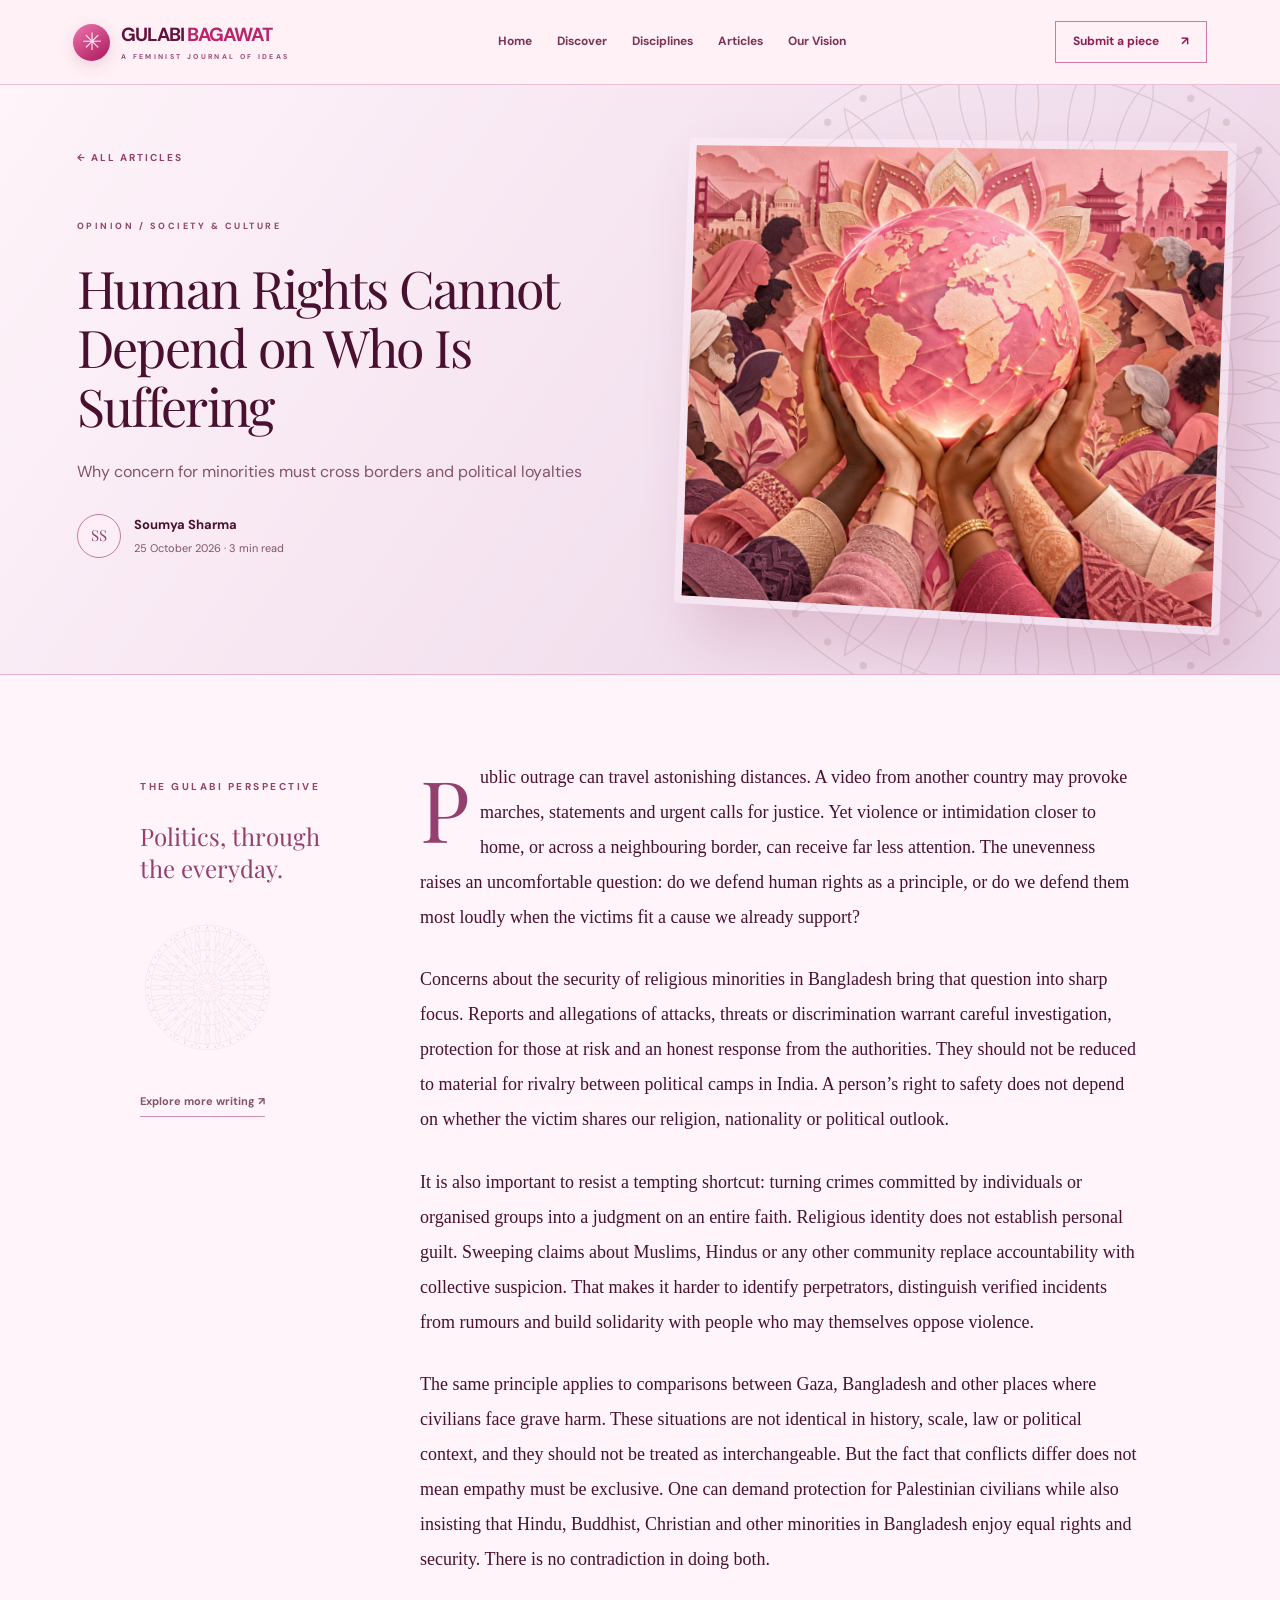
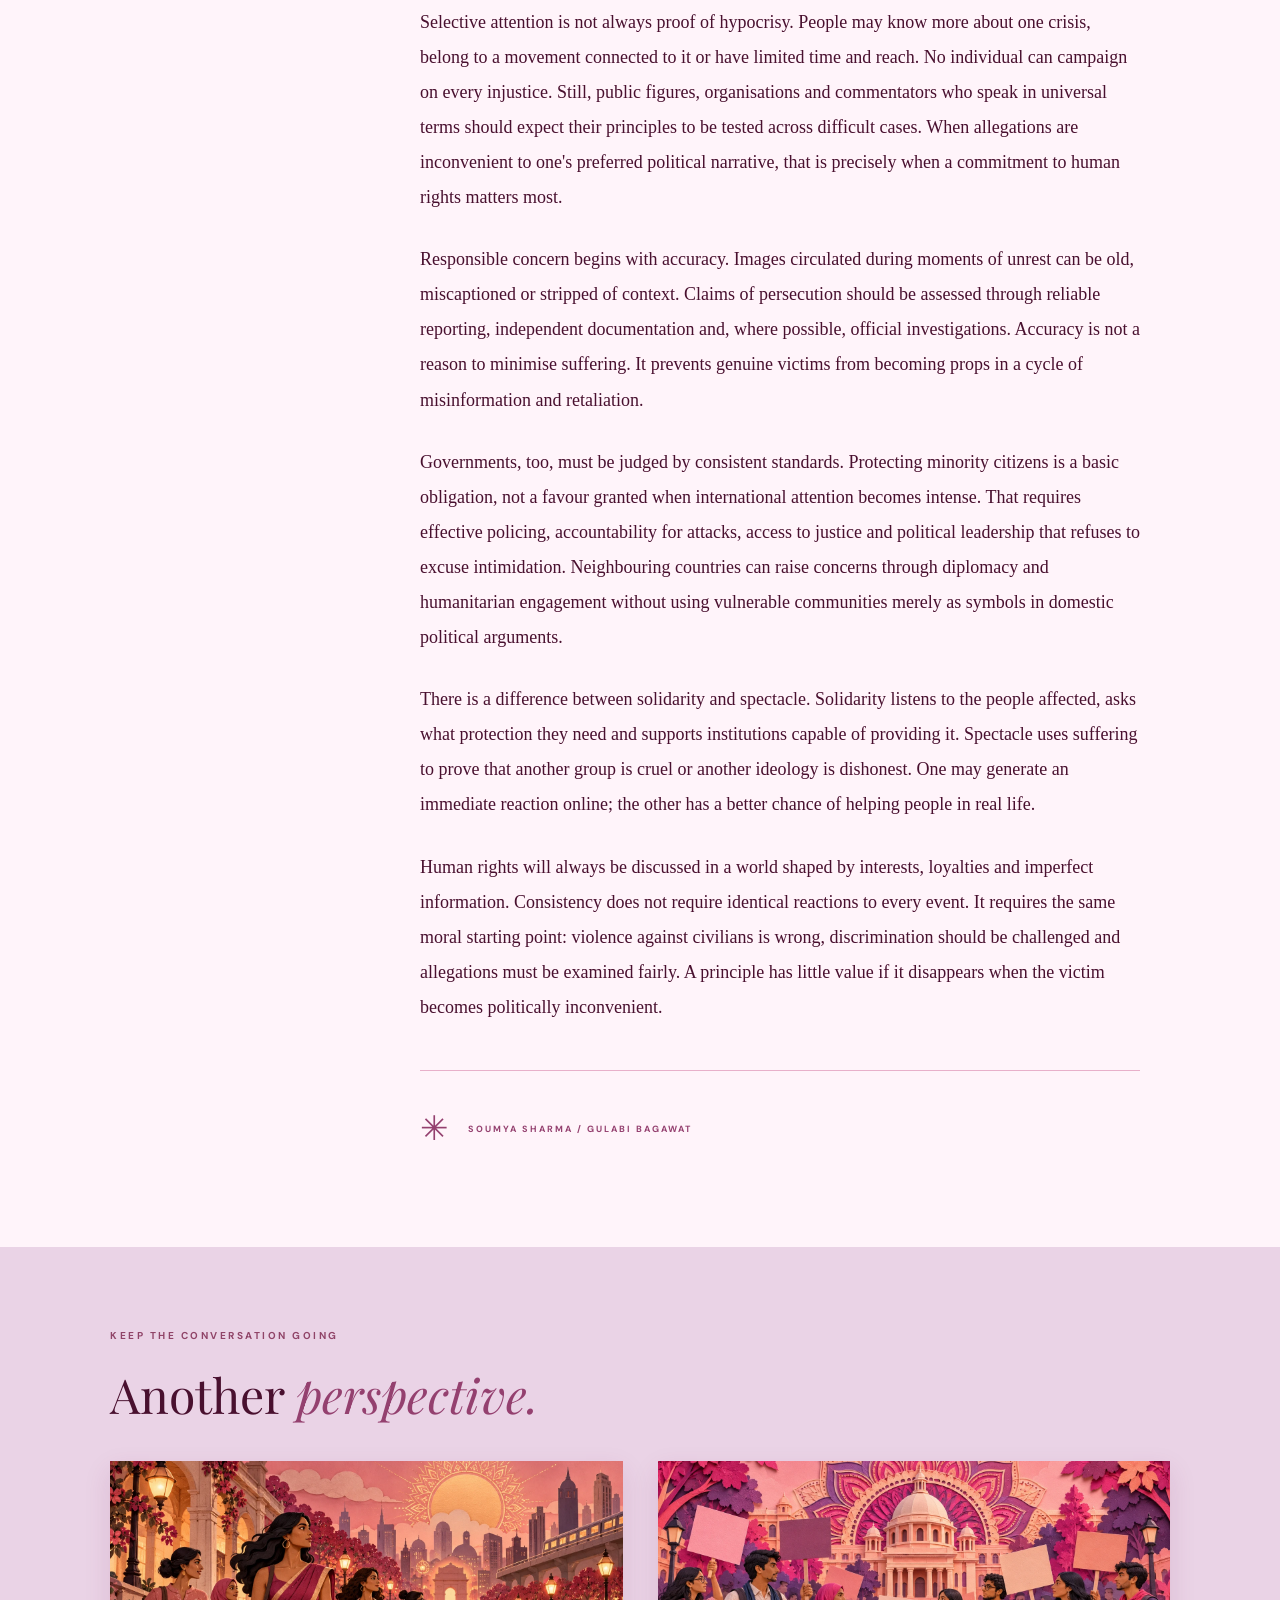
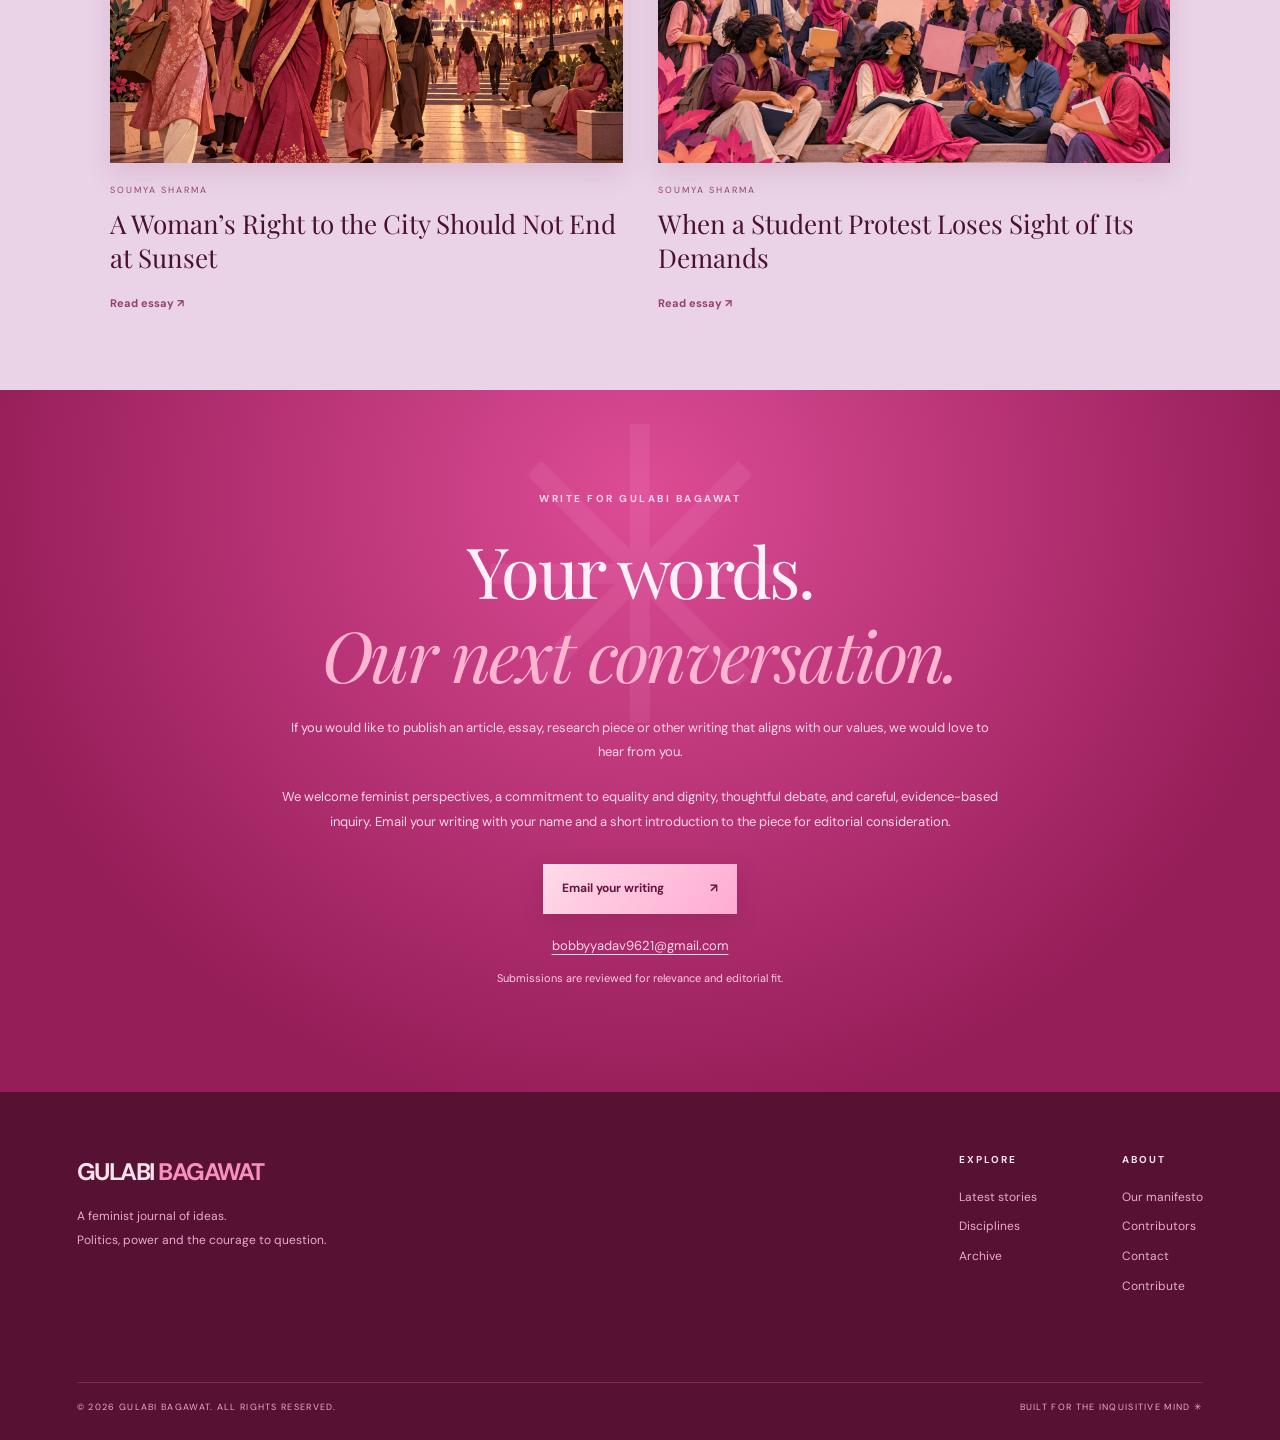
<file: human-rights-solidarity.html>
<!doctype html><html lang="en"><head><meta charset="UTF-8"><meta name="viewport" content="width=device-width, initial-scale=1"><meta name="theme-color" content="#46132e"><meta name="description" content="Gulabi Bagawat — feminist political thought, research, geopolitical analysis, essays and interdisciplinary critique."><title>Human Rights Cannot Depend on Who Is Suffering — Gulabi Bagawat</title><link rel="preconnect" href="https://fonts.googleapis.com"><link rel="preconnect" href="https://fonts.gstatic.com" crossorigin><link href="https://fonts.googleapis.com/css2?family=DM+Sans:wght@400;500;600;700&amp;family=Playfair+Display:wght@400;500;600;700&amp;display=swap" rel="stylesheet"><link rel="stylesheet" href="style.css?v=4"><link rel="stylesheet" href="pink.css?v=3"></head><body class="theme-powder"><div class="progress" id="progress"></div><header class="site-header" id="top"><a class="brand" href="index.html" aria-label="Gulabi Bagawat home"><span class="brand-icon">✳</span><span>GULABI<span class="brand-accent"> BAGAWAT</span><small>A FEMINIST JOURNAL OF IDEAS</small></span></a><nav class="desktop-nav" aria-label="Primary"><a href="index.html">Home</a><a href="index.html#discover">Discover</a><a href="disciplines.html">Disciplines</a><a href="articles.html">Articles</a><a href="about.html">Our Vision</a></nav><div class="header-actions"><a class="link-button" href="index.html#contribute" id="topSubmit">Submit a piece <span>↗</span></a><button class="menu-toggle" id="menuToggle" aria-label="Open menu">☰</button></div></header><nav class="mobile-nav" id="mobileNav" aria-label="Mobile"><a href="index.html">Home</a><a href="index.html#discover">Discover</a><a href="disciplines.html">Disciplines</a><a href="articles.html">Articles</a><a href="about.html">Our Vision</a></nav>
<main><section class="reading-hero"><div class="reading-heading"><a class="back-link" href="articles.html">← ALL ARTICLES</a><span class="eyebrow">OPINION / SOCIETY &amp; CULTURE</span><h1>Human Rights Cannot Depend on Who Is Suffering</h1><p class="reading-deck">Why concern for minorities must cross borders and political loyalties</p><div class="reading-byline"><span class="author-seal">SS</span><div><strong>Soumya Sharma</strong><span>25 October 2026 · 3 min read</span></div></div></div><div class="reading-art"><img src="human-solidarity.webp" alt="Diverse hands holding a globe in solidarity"><img class="reading-mandala" src="mandala-pink.svg" alt="" aria-hidden="true"></div></section><div class="reading-layout"><aside><span class="eyebrow">THE GULABI PERSPECTIVE</span><p>Politics, through the everyday.</p><img src="mandala-pink.svg" alt="" aria-hidden="true"><a href="articles.html">Explore more writing ↗</a></aside><article class="reading-body"><p>Public outrage can travel astonishing distances. A video from another country may provoke marches, statements and urgent calls for justice. Yet violence or intimidation closer to home, or across a neighbouring border, can receive far less attention. The unevenness raises an uncomfortable question: do we defend human rights as a principle, or do we defend them most loudly when the victims fit a cause we already support?</p><p>Concerns about the security of religious minorities in Bangladesh bring that question into sharp focus. Reports and allegations of attacks, threats or discrimination warrant careful investigation, protection for those at risk and an honest response from the authorities. They should not be reduced to material for rivalry between political camps in India. A person’s right to safety does not depend on whether the victim shares our religion, nationality or political outlook.</p><p>It is also important to resist a tempting shortcut: turning crimes committed by individuals or organised groups into a judgment on an entire faith. Religious identity does not establish personal guilt. Sweeping claims about Muslims, Hindus or any other community replace accountability with collective suspicion. That makes it harder to identify perpetrators, distinguish verified incidents from rumours and build solidarity with people who may themselves oppose violence.</p><p>The same principle applies to comparisons between Gaza, Bangladesh and other places where civilians face grave harm. These situations are not identical in history, scale, law or political context, and they should not be treated as interchangeable. But the fact that conflicts differ does not mean empathy must be exclusive. One can demand protection for Palestinian civilians while also insisting that Hindu, Buddhist, Christian and other minorities in Bangladesh enjoy equal rights and security. There is no contradiction in doing both.</p><p>Selective attention is not always proof of hypocrisy. People may know more about one crisis, belong to a movement connected to it or have limited time and reach. No individual can campaign on every injustice. Still, public figures, organisations and commentators who speak in universal terms should expect their principles to be tested across difficult cases. When allegations are inconvenient to one's preferred political narrative, that is precisely when a commitment to human rights matters most.</p><p>Responsible concern begins with accuracy. Images circulated during moments of unrest can be old, miscaptioned or stripped of context. Claims of persecution should be assessed through reliable reporting, independent documentation and, where possible, official investigations. Accuracy is not a reason to minimise suffering. It prevents genuine victims from becoming props in a cycle of misinformation and retaliation.</p><p>Governments, too, must be judged by consistent standards. Protecting minority citizens is a basic obligation, not a favour granted when international attention becomes intense. That requires effective policing, accountability for attacks, access to justice and political leadership that refuses to excuse intimidation. Neighbouring countries can raise concerns through diplomacy and humanitarian engagement without using vulnerable communities merely as symbols in domestic political arguments.</p><p>There is a difference between solidarity and spectacle. Solidarity listens to the people affected, asks what protection they need and supports institutions capable of providing it. Spectacle uses suffering to prove that another group is cruel or another ideology is dishonest. One may generate an immediate reaction online; the other has a better chance of helping people in real life.</p><p>Human rights will always be discussed in a world shaped by interests, loyalties and imperfect information. Consistency does not require identical reactions to every event. It requires the same moral starting point: violence against civilians is wrong, discrimination should be challenged and allegations must be examined fairly. A principle has little value if it disappears when the victim becomes politically inconvenient.</p><div class="article-end">✳<span>SOUMYA SHARMA / GULABI BAGAWAT</span></div></article></div><section class="more-reading"><span class="eyebrow">KEEP THE CONVERSATION GOING</span><h2>Another <em>perspective.</em></h2><div class="related-grid"><a href="women-and-the-city.html"><img src="women-city.webp" alt=""><span>SOUMYA SHARMA</span><h3>A Woman’s Right to the City Should Not End at Sunset</h3><b>Read essay ↗</b></a><a href="student-dissent.html"><img src="student-dissent.webp" alt=""><span>SOUMYA SHARMA</span><h3>When a Student Protest Loses Sight of Its Demands</h3><b>Read essay ↗</b></a></div></section><section class="closing contribution-section" id="contribute" aria-labelledby="contribute-title"><div class="closing-art" aria-hidden="true">✳</div><span class="eyebrow">WRITE FOR GULABI BAGAWAT</span><h2 id="contribute-title">Your words.<br><em>Our next conversation.</em></h2><p>If you would like to publish an article, essay, research piece or other writing that aligns with our values, we would love to hear from you.</p><p>We welcome feminist perspectives, a commitment to equality and dignity, thoughtful debate, and careful, evidence-based inquiry. Email your writing with your name and a short introduction to the piece for editorial consideration.</p><a href="mailto:bobbyyadav9621@gmail.com?subject=Submission%20to%20Gulabi%20Bagawat&amp;body=Hello%20Gulabi%20Bagawat%2C%0A%0AI%20would%20like%20to%20submit%20my%20writing%20for%20your%20consideration.%0A%0ATitle%3A%0AAuthor%20name%3A%0AShort%20introduction%20to%20the%20piece%3A%0AHow%20it%20aligns%20with%20your%20values%3A%0A%0AI%20have%20attached%20my%20article%20or%20included%20a%20link%20below.%0A%0AThank%20you%2C%0A" class="button-primary">Email your writing <span aria-hidden="true">↗</span></a><p class="contribution-email"><a href="mailto:bobbyyadav9621@gmail.com">bobbyyadav9621@gmail.com</a></p><small>Submissions are reviewed for relevance and editorial fit.</small></section></main><footer><div class="footer-main"><div class="footer-brand">GULABI<span> BAGAWAT</span><p>A feminist journal of ideas.<br>Politics, power and the courage to question.</p></div><div class="footer-links"><div><strong>EXPLORE</strong><a href="index.html#discover">Latest stories</a><a href="disciplines.html">Disciplines</a><a href="articles.html">Archive</a></div><div><strong>ABOUT</strong><a href="about.html">Our manifesto</a><a href="about.html#contributors">Contributors</a><a href="mailto:bobbyyadav9621@gmail.com">Contact</a><a href="index.html#contribute">Contribute</a></div></div></div><div class="footer-bottom"><span>© <span id="year">2026</span> GULABI BAGAWAT. ALL RIGHTS RESERVED.</span><span>BUILT FOR THE INQUISITIVE MIND ✳</span></div></footer><script src="motion.js"></script></body></html>
</file>
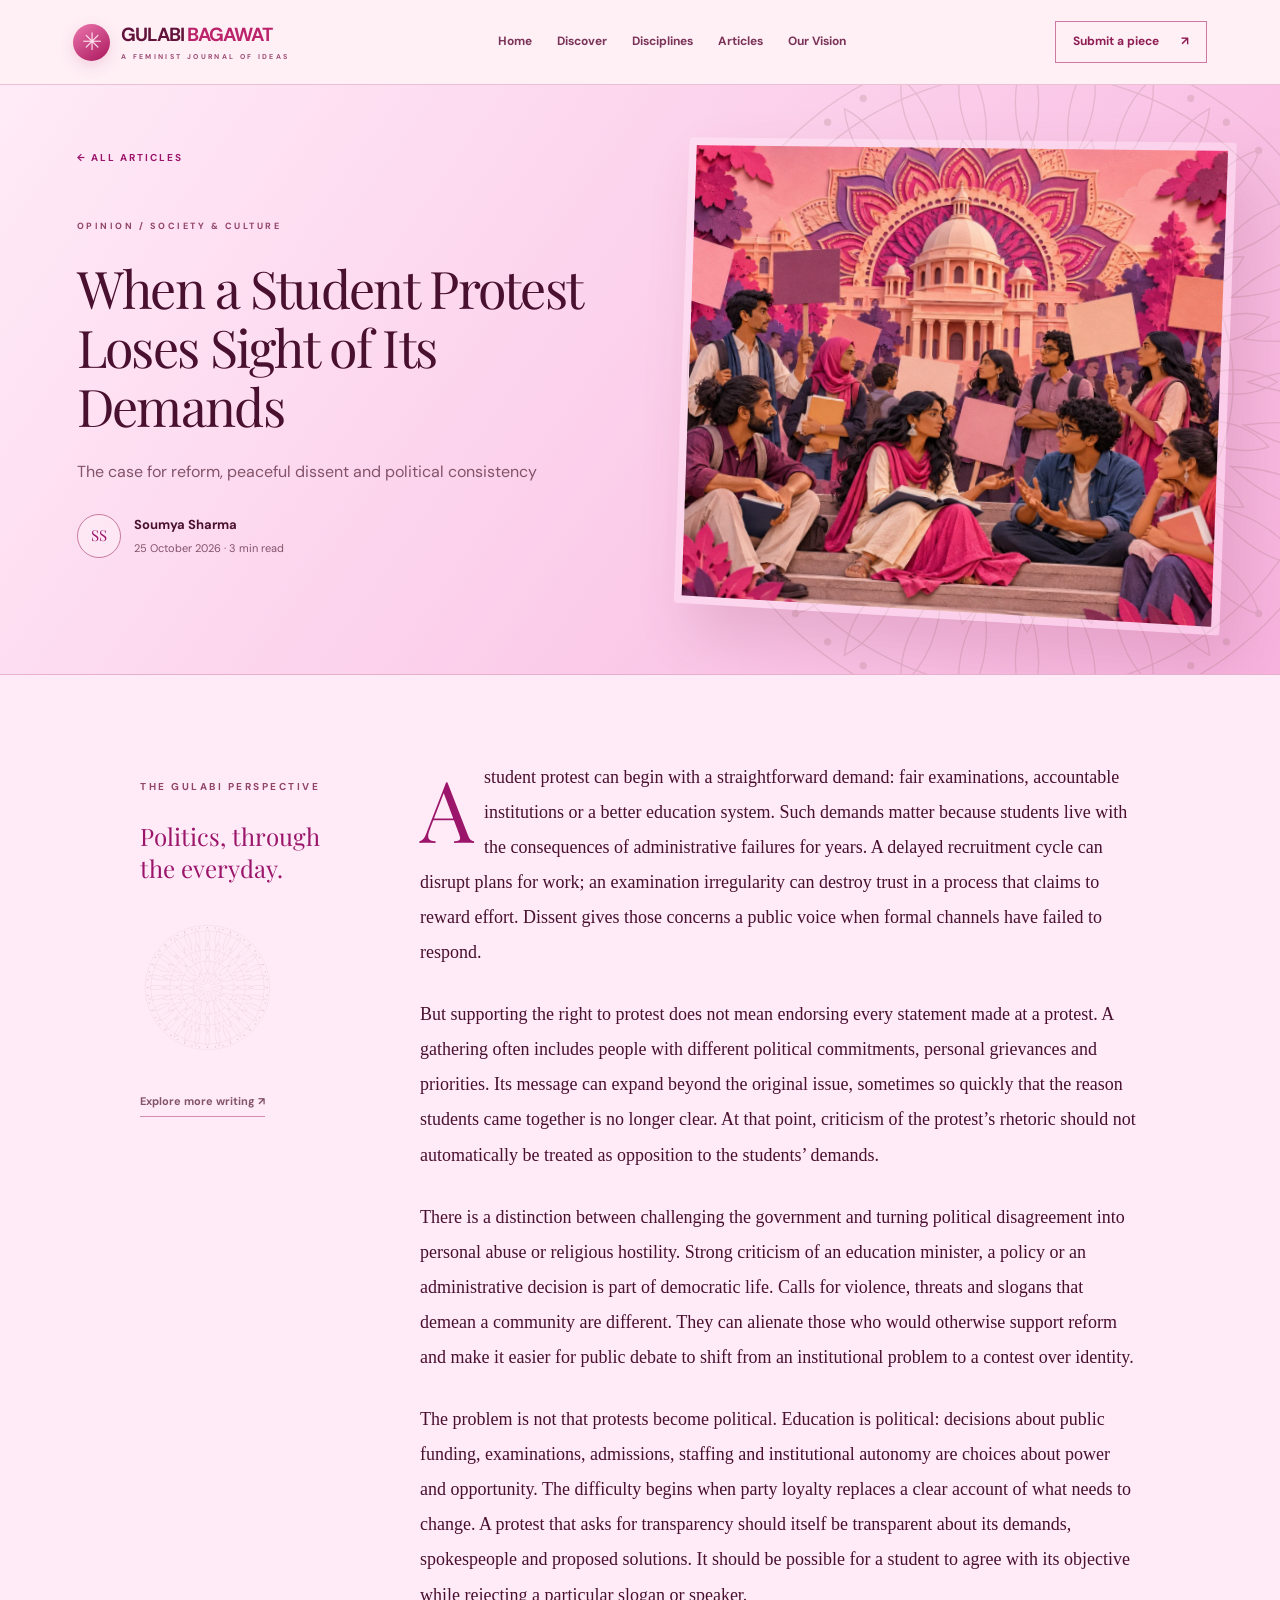
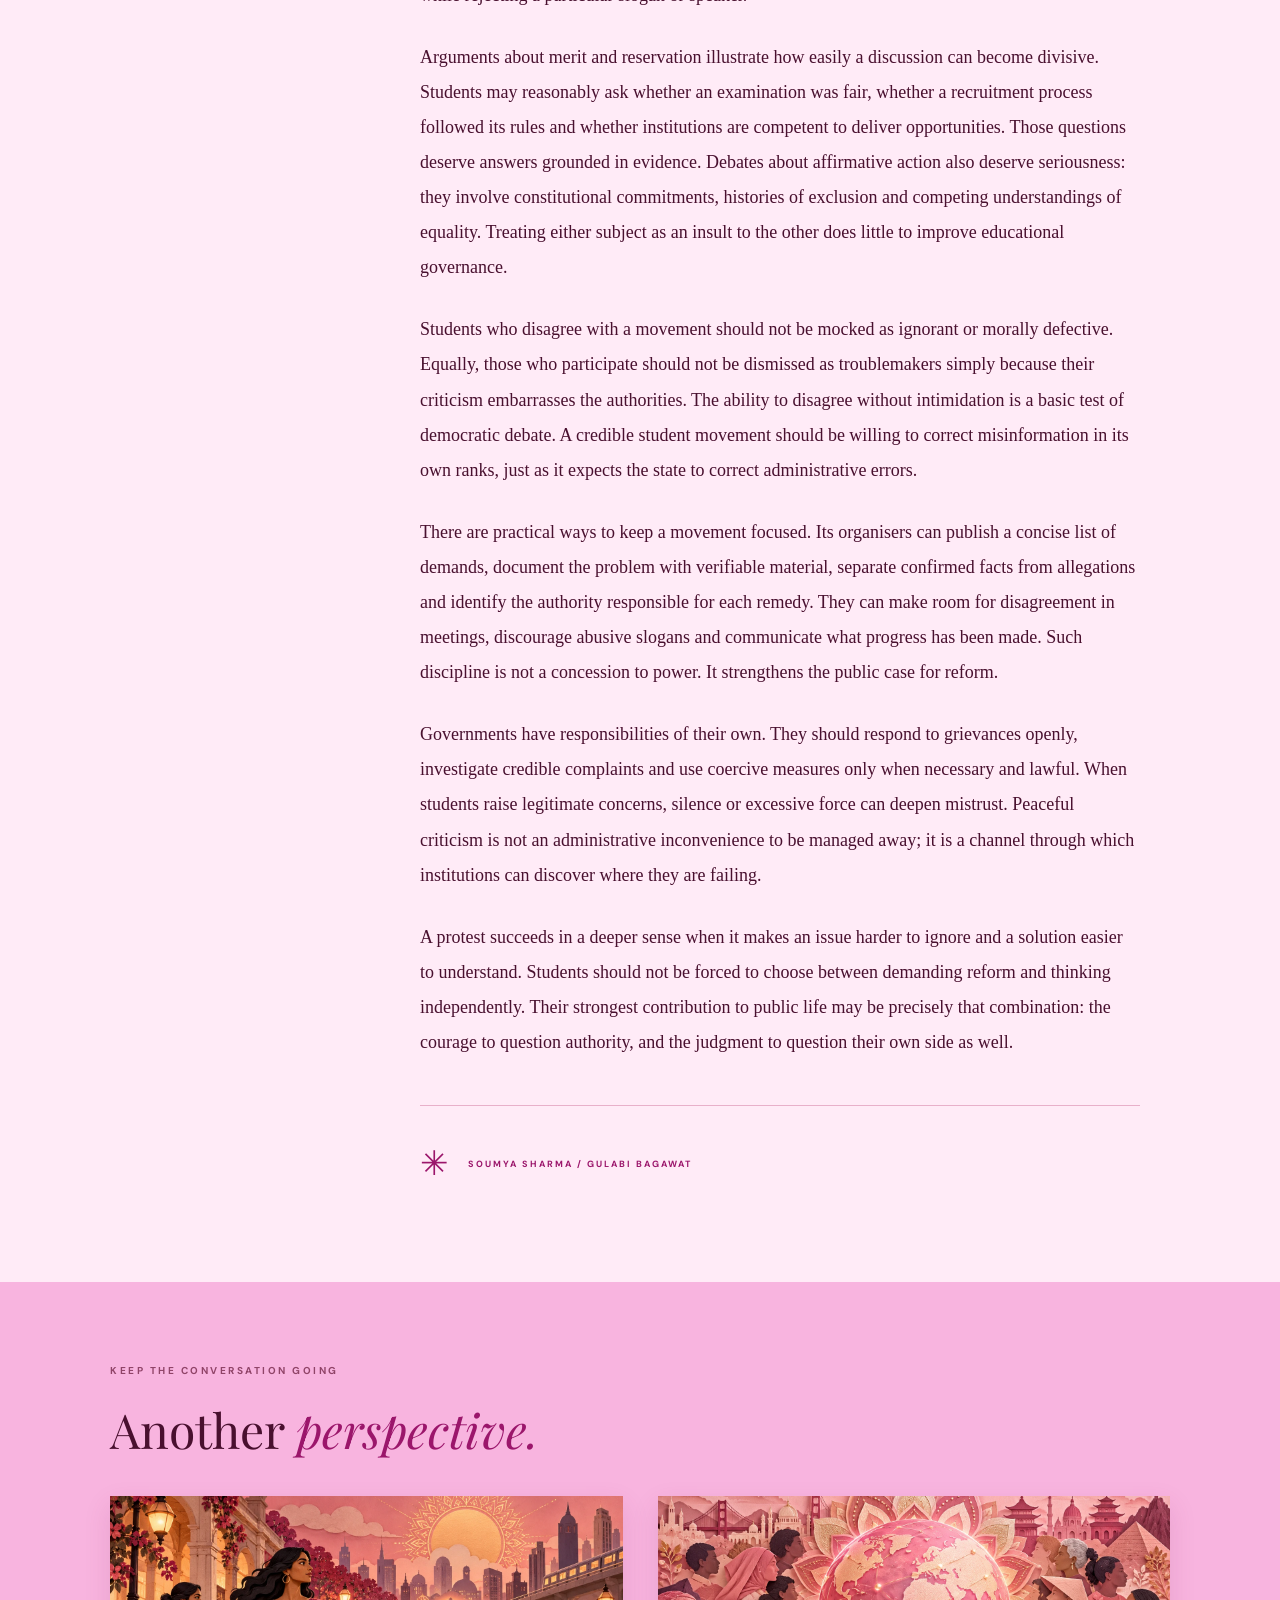
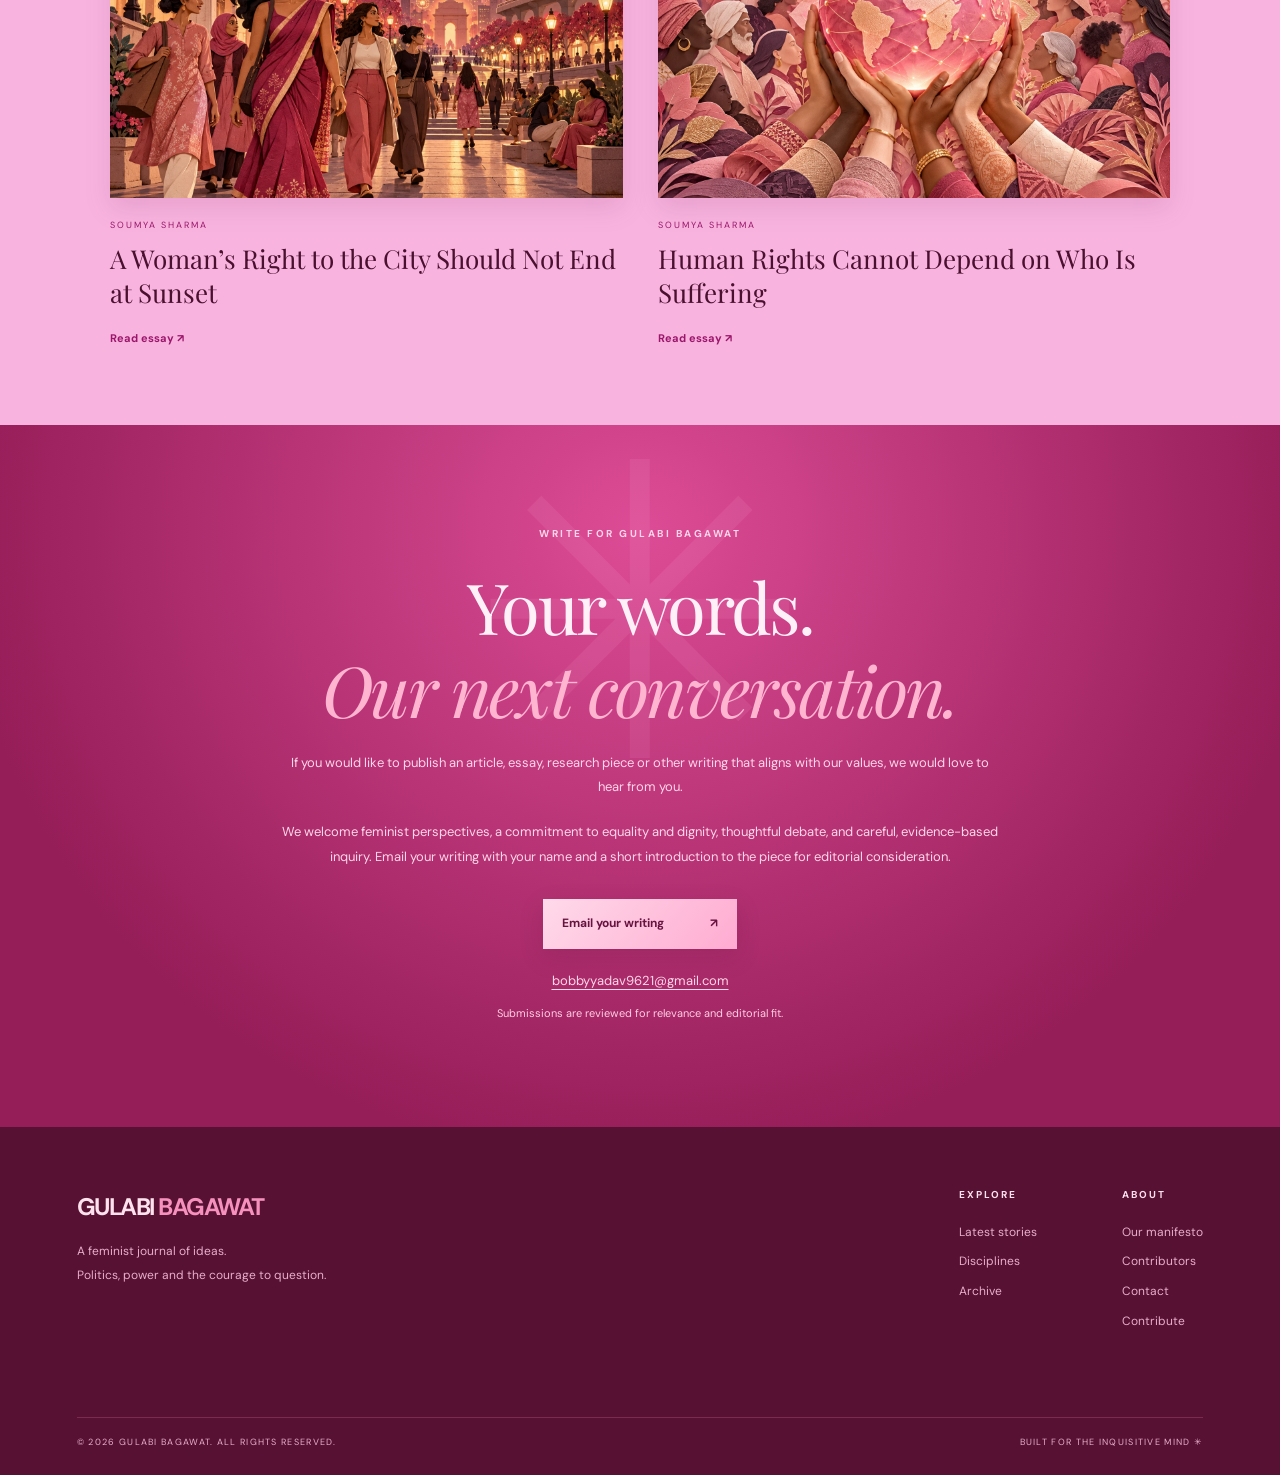
<file: student-dissent.html>
<!doctype html><html lang="en"><head><meta charset="UTF-8"><meta name="viewport" content="width=device-width, initial-scale=1"><meta name="theme-color" content="#46132e"><meta name="description" content="Gulabi Bagawat — feminist political thought, research, geopolitical analysis, essays and interdisciplinary critique."><title>When a Student Protest Loses Sight of Its Demands — Gulabi Bagawat</title><link rel="preconnect" href="https://fonts.googleapis.com"><link rel="preconnect" href="https://fonts.gstatic.com" crossorigin><link href="https://fonts.googleapis.com/css2?family=DM+Sans:wght@400;500;600;700&amp;family=Playfair+Display:wght@400;500;600;700&amp;display=swap" rel="stylesheet"><link rel="stylesheet" href="style.css?v=4"><link rel="stylesheet" href="pink.css?v=3"></head><body class="theme-rani"><div class="progress" id="progress"></div><header class="site-header" id="top"><a class="brand" href="index.html" aria-label="Gulabi Bagawat home"><span class="brand-icon">✳</span><span>GULABI<span class="brand-accent"> BAGAWAT</span><small>A FEMINIST JOURNAL OF IDEAS</small></span></a><nav class="desktop-nav" aria-label="Primary"><a href="index.html">Home</a><a href="index.html#discover">Discover</a><a href="disciplines.html">Disciplines</a><a href="articles.html">Articles</a><a href="about.html">Our Vision</a></nav><div class="header-actions"><a class="link-button" href="index.html#contribute" id="topSubmit">Submit a piece <span>↗</span></a><button class="menu-toggle" id="menuToggle" aria-label="Open menu">☰</button></div></header><nav class="mobile-nav" id="mobileNav" aria-label="Mobile"><a href="index.html">Home</a><a href="index.html#discover">Discover</a><a href="disciplines.html">Disciplines</a><a href="articles.html">Articles</a><a href="about.html">Our Vision</a></nav>
<main><section class="reading-hero"><div class="reading-heading"><a class="back-link" href="articles.html">← ALL ARTICLES</a><span class="eyebrow">OPINION / SOCIETY &amp; CULTURE</span><h1>When a Student Protest Loses Sight of Its Demands</h1><p class="reading-deck">The case for reform, peaceful dissent and political consistency</p><div class="reading-byline"><span class="author-seal">SS</span><div><strong>Soumya Sharma</strong><span>25 October 2026 · 3 min read</span></div></div></div><div class="reading-art"><img src="student-dissent.webp" alt="Students holding placards in a peaceful campus gathering"><img class="reading-mandala" src="mandala-pink.svg" alt="" aria-hidden="true"></div></section><div class="reading-layout"><aside><span class="eyebrow">THE GULABI PERSPECTIVE</span><p>Politics, through the everyday.</p><img src="mandala-pink.svg" alt="" aria-hidden="true"><a href="articles.html">Explore more writing ↗</a></aside><article class="reading-body"><p>A student protest can begin with a straightforward demand: fair examinations, accountable institutions or a better education system. Such demands matter because students live with the consequences of administrative failures for years. A delayed recruitment cycle can disrupt plans for work; an examination irregularity can destroy trust in a process that claims to reward effort. Dissent gives those concerns a public voice when formal channels have failed to respond.</p><p>But supporting the right to protest does not mean endorsing every statement made at a protest. A gathering often includes people with different political commitments, personal grievances and priorities. Its message can expand beyond the original issue, sometimes so quickly that the reason students came together is no longer clear. At that point, criticism of the protest’s rhetoric should not automatically be treated as opposition to the students’ demands.</p><p>There is a distinction between challenging the government and turning political disagreement into personal abuse or religious hostility. Strong criticism of an education minister, a policy or an administrative decision is part of democratic life. Calls for violence, threats and slogans that demean a community are different. They can alienate those who would otherwise support reform and make it easier for public debate to shift from an institutional problem to a contest over identity.</p><p>The problem is not that protests become political. Education is political: decisions about public funding, examinations, admissions, staffing and institutional autonomy are choices about power and opportunity. The difficulty begins when party loyalty replaces a clear account of what needs to change. A protest that asks for transparency should itself be transparent about its demands, spokespeople and proposed solutions. It should be possible for a student to agree with its objective while rejecting a particular slogan or speaker.</p><p>Arguments about merit and reservation illustrate how easily a discussion can become divisive. Students may reasonably ask whether an examination was fair, whether a recruitment process followed its rules and whether institutions are competent to deliver opportunities. Those questions deserve answers grounded in evidence. Debates about affirmative action also deserve seriousness: they involve constitutional commitments, histories of exclusion and competing understandings of equality. Treating either subject as an insult to the other does little to improve educational governance.</p><p>Students who disagree with a movement should not be mocked as ignorant or morally defective. Equally, those who participate should not be dismissed as troublemakers simply because their criticism embarrasses the authorities. The ability to disagree without intimidation is a basic test of democratic debate. A credible student movement should be willing to correct misinformation in its own ranks, just as it expects the state to correct administrative errors.</p><p>There are practical ways to keep a movement focused. Its organisers can publish a concise list of demands, document the problem with verifiable material, separate confirmed facts from allegations and identify the authority responsible for each remedy. They can make room for disagreement in meetings, discourage abusive slogans and communicate what progress has been made. Such discipline is not a concession to power. It strengthens the public case for reform.</p><p>Governments have responsibilities of their own. They should respond to grievances openly, investigate credible complaints and use coercive measures only when necessary and lawful. When students raise legitimate concerns, silence or excessive force can deepen mistrust. Peaceful criticism is not an administrative inconvenience to be managed away; it is a channel through which institutions can discover where they are failing.</p><p>A protest succeeds in a deeper sense when it makes an issue harder to ignore and a solution easier to understand. Students should not be forced to choose between demanding reform and thinking independently. Their strongest contribution to public life may be precisely that combination: the courage to question authority, and the judgment to question their own side as well.</p><div class="article-end">✳<span>SOUMYA SHARMA / GULABI BAGAWAT</span></div></article></div><section class="more-reading"><span class="eyebrow">KEEP THE CONVERSATION GOING</span><h2>Another <em>perspective.</em></h2><div class="related-grid"><a href="women-and-the-city.html"><img src="women-city.webp" alt=""><span>SOUMYA SHARMA</span><h3>A Woman’s Right to the City Should Not End at Sunset</h3><b>Read essay ↗</b></a><a href="human-rights-solidarity.html"><img src="human-solidarity.webp" alt=""><span>SOUMYA SHARMA</span><h3>Human Rights Cannot Depend on Who Is Suffering</h3><b>Read essay ↗</b></a></div></section><section class="closing contribution-section" id="contribute" aria-labelledby="contribute-title"><div class="closing-art" aria-hidden="true">✳</div><span class="eyebrow">WRITE FOR GULABI BAGAWAT</span><h2 id="contribute-title">Your words.<br><em>Our next conversation.</em></h2><p>If you would like to publish an article, essay, research piece or other writing that aligns with our values, we would love to hear from you.</p><p>We welcome feminist perspectives, a commitment to equality and dignity, thoughtful debate, and careful, evidence-based inquiry. Email your writing with your name and a short introduction to the piece for editorial consideration.</p><a href="mailto:bobbyyadav9621@gmail.com?subject=Submission%20to%20Gulabi%20Bagawat&amp;body=Hello%20Gulabi%20Bagawat%2C%0A%0AI%20would%20like%20to%20submit%20my%20writing%20for%20your%20consideration.%0A%0ATitle%3A%0AAuthor%20name%3A%0AShort%20introduction%20to%20the%20piece%3A%0AHow%20it%20aligns%20with%20your%20values%3A%0A%0AI%20have%20attached%20my%20article%20or%20included%20a%20link%20below.%0A%0AThank%20you%2C%0A" class="button-primary">Email your writing <span aria-hidden="true">↗</span></a><p class="contribution-email"><a href="mailto:bobbyyadav9621@gmail.com">bobbyyadav9621@gmail.com</a></p><small>Submissions are reviewed for relevance and editorial fit.</small></section></main><footer><div class="footer-main"><div class="footer-brand">GULABI<span> BAGAWAT</span><p>A feminist journal of ideas.<br>Politics, power and the courage to question.</p></div><div class="footer-links"><div><strong>EXPLORE</strong><a href="index.html#discover">Latest stories</a><a href="disciplines.html">Disciplines</a><a href="articles.html">Archive</a></div><div><strong>ABOUT</strong><a href="about.html">Our manifesto</a><a href="about.html#contributors">Contributors</a><a href="mailto:bobbyyadav9621@gmail.com">Contact</a><a href="index.html#contribute">Contribute</a></div></div></div><div class="footer-bottom"><span>© <span id="year">2026</span> GULABI BAGAWAT. ALL RIGHTS RESERVED.</span><span>BUILT FOR THE INQUISITIVE MIND ✳</span></div></footer><script src="motion.js"></script></body></html>
</file>
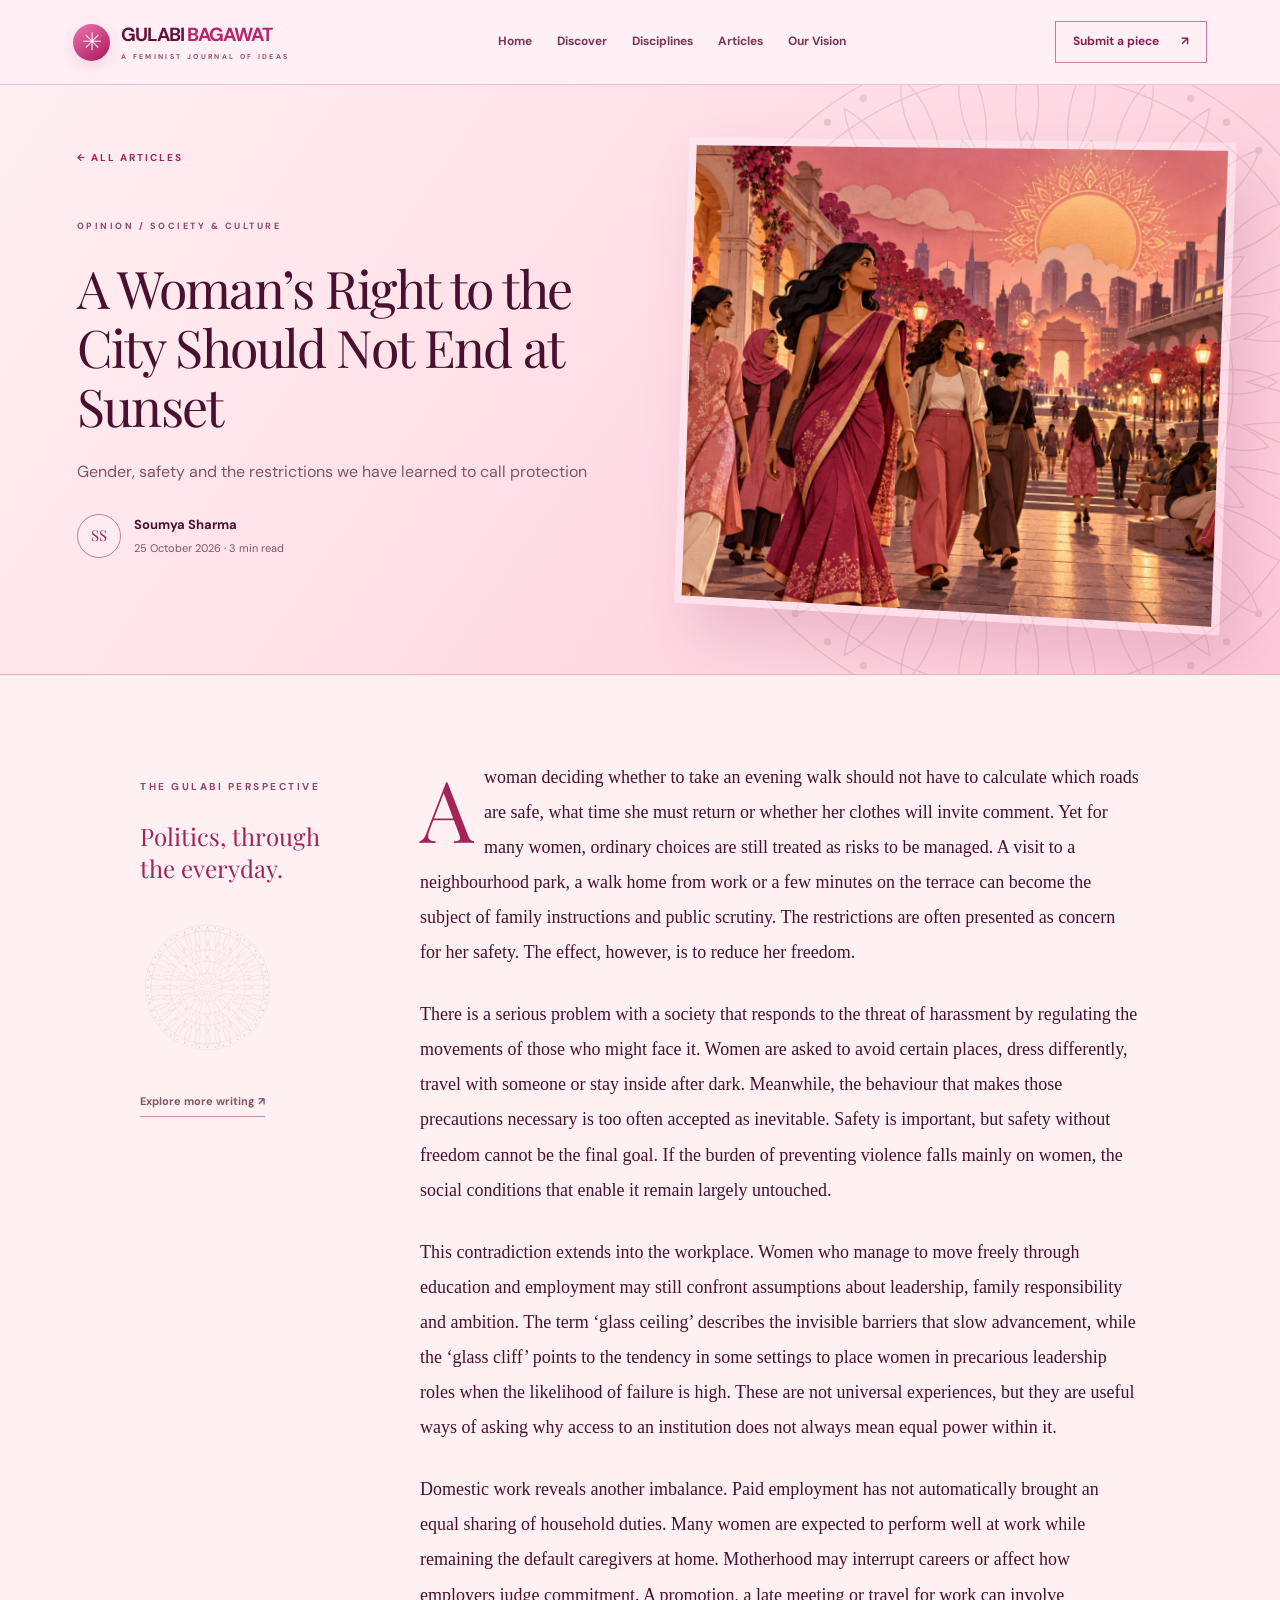
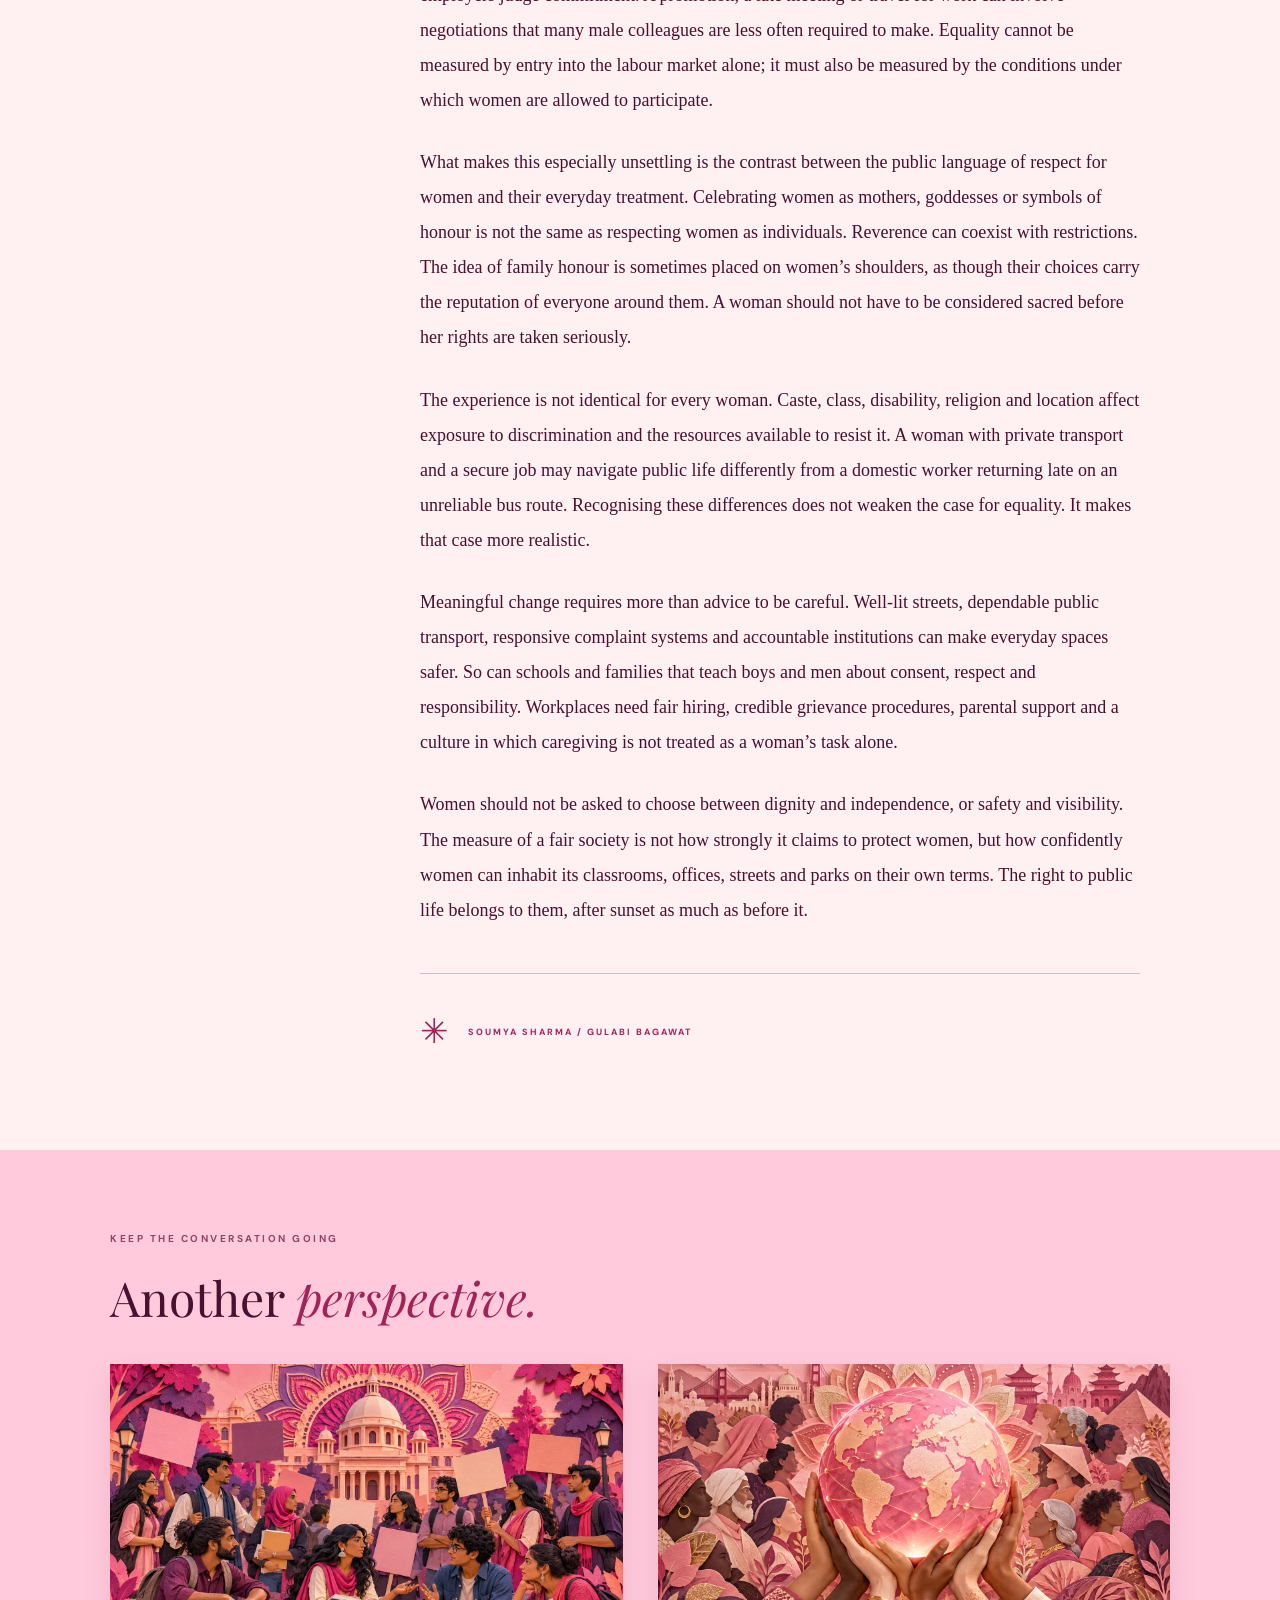
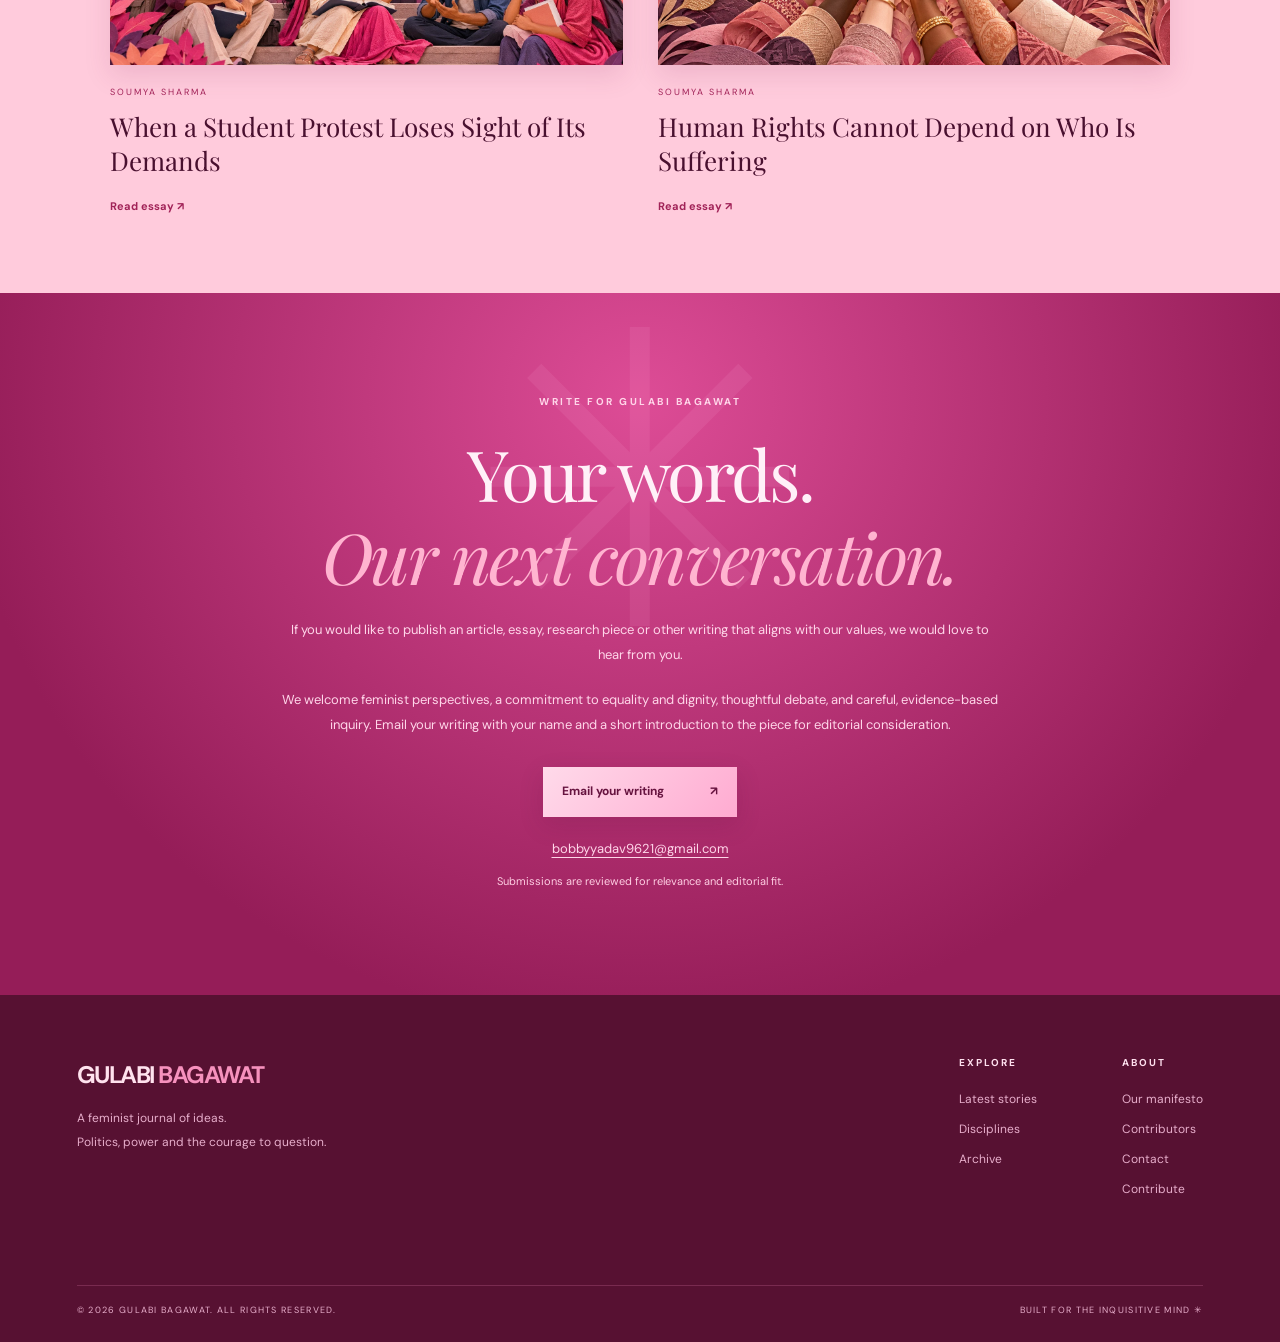
<file: women-and-the-city.html>
<!doctype html><html lang="en"><head><meta charset="UTF-8"><meta name="viewport" content="width=device-width, initial-scale=1"><meta name="theme-color" content="#46132e"><meta name="description" content="Gulabi Bagawat — feminist political thought, research, geopolitical analysis, essays and interdisciplinary critique."><title>A Woman’s Right to the City Should Not End at Sunset — Gulabi Bagawat</title><link rel="preconnect" href="https://fonts.googleapis.com"><link rel="preconnect" href="https://fonts.gstatic.com" crossorigin><link href="https://fonts.googleapis.com/css2?family=DM+Sans:wght@400;500;600;700&amp;family=Playfair+Display:wght@400;500;600;700&amp;display=swap" rel="stylesheet"><link rel="stylesheet" href="style.css?v=4"><link rel="stylesheet" href="pink.css?v=3"></head><body class="theme-rose"><div class="progress" id="progress"></div><header class="site-header" id="top"><a class="brand" href="index.html" aria-label="Gulabi Bagawat home"><span class="brand-icon">✳</span><span>GULABI<span class="brand-accent"> BAGAWAT</span><small>A FEMINIST JOURNAL OF IDEAS</small></span></a><nav class="desktop-nav" aria-label="Primary"><a href="index.html">Home</a><a href="index.html#discover">Discover</a><a href="disciplines.html">Disciplines</a><a href="articles.html">Articles</a><a href="about.html">Our Vision</a></nav><div class="header-actions"><a class="link-button" href="index.html#contribute" id="topSubmit">Submit a piece <span>↗</span></a><button class="menu-toggle" id="menuToggle" aria-label="Open menu">☰</button></div></header><nav class="mobile-nav" id="mobileNav" aria-label="Mobile"><a href="index.html">Home</a><a href="index.html#discover">Discover</a><a href="disciplines.html">Disciplines</a><a href="articles.html">Articles</a><a href="about.html">Our Vision</a></nav>
<main><section class="reading-hero"><div class="reading-heading"><a class="back-link" href="articles.html">← ALL ARTICLES</a><span class="eyebrow">OPINION / SOCIETY &amp; CULTURE</span><h1>A Woman’s Right to the City Should Not End at Sunset</h1><p class="reading-deck">Gender, safety and the restrictions we have learned to call protection</p><div class="reading-byline"><span class="author-seal">SS</span><div><strong>Soumya Sharma</strong><span>25 October 2026 · 3 min read</span></div></div></div><div class="reading-art"><img src="women-city.webp" alt="Women walking confidently through the city at sunset"><img class="reading-mandala" src="mandala-pink.svg" alt="" aria-hidden="true"></div></section><div class="reading-layout"><aside><span class="eyebrow">THE GULABI PERSPECTIVE</span><p>Politics, through the everyday.</p><img src="mandala-pink.svg" alt="" aria-hidden="true"><a href="articles.html">Explore more writing ↗</a></aside><article class="reading-body"><p>A woman deciding whether to take an evening walk should not have to calculate which roads are safe, what time she must return or whether her clothes will invite comment. Yet for many women, ordinary choices are still treated as risks to be managed. A visit to a neighbourhood park, a walk home from work or a few minutes on the terrace can become the subject of family instructions and public scrutiny. The restrictions are often presented as concern for her safety. The effect, however, is to reduce her freedom.</p><p>There is a serious problem with a society that responds to the threat of harassment by regulating the movements of those who might face it. Women are asked to avoid certain places, dress differently, travel with someone or stay inside after dark. Meanwhile, the behaviour that makes those precautions necessary is too often accepted as inevitable. Safety is important, but safety without freedom cannot be the final goal. If the burden of preventing violence falls mainly on women, the social conditions that enable it remain largely untouched.</p><p>This contradiction extends into the workplace. Women who manage to move freely through education and employment may still confront assumptions about leadership, family responsibility and ambition. The term ‘glass ceiling’ describes the invisible barriers that slow advancement, while the ‘glass cliff’ points to the tendency in some settings to place women in precarious leadership roles when the likelihood of failure is high. These are not universal experiences, but they are useful ways of asking why access to an institution does not always mean equal power within it.</p><p>Domestic work reveals another imbalance. Paid employment has not automatically brought an equal sharing of household duties. Many women are expected to perform well at work while remaining the default caregivers at home. Motherhood may interrupt careers or affect how employers judge commitment. A promotion, a late meeting or travel for work can involve negotiations that many male colleagues are less often required to make. Equality cannot be measured by entry into the labour market alone; it must also be measured by the conditions under which women are allowed to participate.</p><p>What makes this especially unsettling is the contrast between the public language of respect for women and their everyday treatment. Celebrating women as mothers, goddesses or symbols of honour is not the same as respecting women as individuals. Reverence can coexist with restrictions. The idea of family honour is sometimes placed on women’s shoulders, as though their choices carry the reputation of everyone around them. A woman should not have to be considered sacred before her rights are taken seriously.</p><p>The experience is not identical for every woman. Caste, class, disability, religion and location affect exposure to discrimination and the resources available to resist it. A woman with private transport and a secure job may navigate public life differently from a domestic worker returning late on an unreliable bus route. Recognising these differences does not weaken the case for equality. It makes that case more realistic.</p><p>Meaningful change requires more than advice to be careful. Well-lit streets, dependable public transport, responsive complaint systems and accountable institutions can make everyday spaces safer. So can schools and families that teach boys and men about consent, respect and responsibility. Workplaces need fair hiring, credible grievance procedures, parental support and a culture in which caregiving is not treated as a woman’s task alone.</p><p>Women should not be asked to choose between dignity and independence, or safety and visibility. The measure of a fair society is not how strongly it claims to protect women, but how confidently women can inhabit its classrooms, offices, streets and parks on their own terms. The right to public life belongs to them, after sunset as much as before it.</p><div class="article-end">✳<span>SOUMYA SHARMA / GULABI BAGAWAT</span></div></article></div><section class="more-reading"><span class="eyebrow">KEEP THE CONVERSATION GOING</span><h2>Another <em>perspective.</em></h2><div class="related-grid"><a href="student-dissent.html"><img src="student-dissent.webp" alt=""><span>SOUMYA SHARMA</span><h3>When a Student Protest Loses Sight of Its Demands</h3><b>Read essay ↗</b></a><a href="human-rights-solidarity.html"><img src="human-solidarity.webp" alt=""><span>SOUMYA SHARMA</span><h3>Human Rights Cannot Depend on Who Is Suffering</h3><b>Read essay ↗</b></a></div></section><section class="closing contribution-section" id="contribute" aria-labelledby="contribute-title"><div class="closing-art" aria-hidden="true">✳</div><span class="eyebrow">WRITE FOR GULABI BAGAWAT</span><h2 id="contribute-title">Your words.<br><em>Our next conversation.</em></h2><p>If you would like to publish an article, essay, research piece or other writing that aligns with our values, we would love to hear from you.</p><p>We welcome feminist perspectives, a commitment to equality and dignity, thoughtful debate, and careful, evidence-based inquiry. Email your writing with your name and a short introduction to the piece for editorial consideration.</p><a href="mailto:bobbyyadav9621@gmail.com?subject=Submission%20to%20Gulabi%20Bagawat&amp;body=Hello%20Gulabi%20Bagawat%2C%0A%0AI%20would%20like%20to%20submit%20my%20writing%20for%20your%20consideration.%0A%0ATitle%3A%0AAuthor%20name%3A%0AShort%20introduction%20to%20the%20piece%3A%0AHow%20it%20aligns%20with%20your%20values%3A%0A%0AI%20have%20attached%20my%20article%20or%20included%20a%20link%20below.%0A%0AThank%20you%2C%0A" class="button-primary">Email your writing <span aria-hidden="true">↗</span></a><p class="contribution-email"><a href="mailto:bobbyyadav9621@gmail.com">bobbyyadav9621@gmail.com</a></p><small>Submissions are reviewed for relevance and editorial fit.</small></section></main><footer><div class="footer-main"><div class="footer-brand">GULABI<span> BAGAWAT</span><p>A feminist journal of ideas.<br>Politics, power and the courage to question.</p></div><div class="footer-links"><div><strong>EXPLORE</strong><a href="index.html#discover">Latest stories</a><a href="disciplines.html">Disciplines</a><a href="articles.html">Archive</a></div><div><strong>ABOUT</strong><a href="about.html">Our manifesto</a><a href="about.html#contributors">Contributors</a><a href="mailto:bobbyyadav9621@gmail.com">Contact</a><a href="index.html#contribute">Contribute</a></div></div></div><div class="footer-bottom"><span>© <span id="year">2026</span> GULABI BAGAWAT. ALL RIGHTS RESERVED.</span><span>BUILT FOR THE INQUISITIVE MIND ✳</span></div></footer><script src="motion.js"></script></body></html>
</file>
<file: style.css>
:root{--ink:#391629;--forest:#501936;--teal:#f4b7d0;--cream:#fff6f9;--bone:#ffe7f0;--line:#ebcbd8;--muted:#79586a;--gold:#d76095}*{box-sizing:border-box}html{scroll-behavior:smooth}body{margin:0;background:var(--cream);color:var(--ink);font:15px/1.65 'DM Sans',sans-serif}button,input{font:inherit}button,a{-webkit-tap-highlight-color:transparent}a{color:inherit;text-decoration:none}button{cursor:pointer}img{display:block;width:100%;object-fit:cover}.progress{position:fixed;top:0;left:0;height:3px;background:#bad2bb;z-index:100;width:0}.site-header{height:85px;padding:0 5.7%;display:flex;align-items:center;justify-content:space-between;background:#faf9f5;position:relative;z-index:20;border-bottom:1px solid #e9e8e0}.brand{display:flex;align-items:center;gap:11px;font-size:19px;font-weight:700;letter-spacing:-1px;line-height:1}.brand-icon{display:grid;place-items:center;width:37px;height:37px;background:var(--forest);color:#e7e9ce;font-size:24px;border-radius:50%;font-weight:400}.brand-accent{color:#799b87}.brand small{display:block;letter-spacing:2.35px;font-size:7px;font-weight:700;color:#7f9086;padding-top:9px}.desktop-nav{display:flex;gap:36px;color:#50605c;font-size:12px;font-weight:700}.desktop-nav a:hover{color:#c12571}.header-actions{display:flex;align-items:center}.link-button{border:1px solid #9fae9f;padding:10px 17px;font-weight:700;font-size:12px}.link-button span{padding-left:19px}.menu-toggle{display:none;border:0;background:none;font-size:25px}.mobile-nav{display:none}.hero{min-height:675px;background:#4a1634;color:#f9f7ee;position:relative;display:grid;grid-template-columns:53% 47%;overflow:hidden}.hero-grain{position:absolute;inset:0;background:radial-gradient(ellipse at 65% 55%,#a34279 0%,transparent 55%),linear-gradient(110deg,#42122e,#69234b);opacity:.87}.hero:before{content:'';position:absolute;inset:0;background-image:linear-gradient(#c5d1c70b 1px,transparent 1px),linear-gradient(90deg,#c5d1c70b 1px,transparent 1px);background-size:55px 55px;z-index:1}.hero-content{padding:100px 0 40px 10.8%;z-index:2;position:relative}.eyebrow{font-size:10px;font-weight:700;letter-spacing:2.5px;color:#768d80}.eyebrow.light{color:#b4c9b5;display:flex;align-items:center;gap:12px;white-space:nowrap}.pulse-dot{width:6px;height:6px;border-radius:50%;background:#bfd8a5;box-shadow:0 0 12px #bbddb2}.eyebrow-line{width:25px;height:1px;background:#6c8b82}.hero h1,.section h2,.vision h2,.closing h2{font-family:'Playfair Display',serif;font-weight:400;letter-spacing:-2.6px;line-height:1.18}.hero h1{font-size:clamp(49px,5.1vw,82px);margin:38px 0 22px;white-space:nowrap}.hero h1 em,.section h2 em,.vision h2 em,.closing h2 em{font-weight:400;color:#ffb4d0}.hero p{max-width:500px;color:#bbc9c5;font-size:15px;line-height:1.9}.hero-ctas{display:flex;align-items:center;gap:31px;margin-top:33px}.button-primary{display:inline-flex;align-items:center;gap:46px;padding:15px 19px;background:#ffabc9;color:#21342c;font-size:12px;font-weight:700}.button-primary:hover{background:#e1e7d8}.button-quiet{font-size:12px;font-weight:700;color:#dbe2d7}.button-quiet span{margin-left:12px}.hero-bottom{display:flex;justify-content:space-between;max-width:550px;margin-top:97px;font-size:9px;font-weight:700;letter-spacing:1.8px;color:#92a8a5;gap:20px}.hero-visual{position:relative;z-index:2;min-height:590px;display:flex;align-items:center;justify-content:center}.hero-visual #globe{position:absolute;inset:0;touch-action:pan-y;cursor:grab}.hero-visual #globe:active{cursor:grabbing}.hero-visual canvas{width:100%;height:100%}.globe-orbit{position:absolute;left:8%;top:16%;width:84%;height:72%;border:1px solid #92b3a52f;border-radius:50%;transform:rotate(-28deg);pointer-events:none}.orbit-two{transform:rotate(38deg);width:74%;height:81%;left:13%;top:11%}.globe-mark{position:absolute;color:#d1d9cb;font-size:10px;letter-spacing:1px;pointer-events:none}.globe-mark span{font-size:9px;letter-spacing:2px;margin-left:8px}.mark-a{top:22%;right:10%}.mark-b{bottom:31%;left:5%}.mark-c{bottom:19%;right:9%}.globe-caption{position:absolute;bottom:40px;font-size:9px;letter-spacing:2px;color:#98b0aa}.fallback-globe{width:min(75%,440px);aspect-ratio:1;border-radius:50%;position:absolute;top:50%;left:50%;transform:translate(-50%,-50%);background:radial-gradient(circle at 33% 30%,#9fb4a1 0%,#426a6c 30%,#24464c 57%,#0b222a 78%);box-shadow:inset -35px -30px 70px #06191d,0 0 85px #82b6a12c}.fallback-continents{position:absolute;inset:0;border-radius:50%;background:repeating-linear-gradient(0deg,transparent 0 37px,#b7d0c31f 38px 39px),repeating-linear-gradient(90deg,transparent 0 41px,#b7d0c319 42px 43px)}.ticker{overflow:hidden;background:#f6c4d9;border-bottom:1px solid #a8b7a3;padding:13px 0}.ticker-track{display:flex;white-space:nowrap;align-items:center;gap:28px;font-size:10px;font-weight:700;letter-spacing:2px;color:#405c4e;animation:marquee 32s linear infinite;width:max-content}.ticker-track b{color:#6d8872;font-size:17px;font-weight:400}@keyframes marquee{to{transform:translateX(-40%)}}.section{max-width:1430px;margin:auto;padding:110px 6%}.section-top{display:flex;align-items:end;justify-content:space-between;gap:55px;margin-bottom:43px}.section h2,.vision h2{font-size:clamp(40px,4vw,60px);margin:15px 0 0}.section h2 em,.vision h2 em{color:#b63670}.section-top>p{max-width:340px;color:#7e8680;font-size:13px;line-height:1.95;padding-bottom:7px}.featured-grid{display:grid;grid-template-columns:1.13fr 1fr;gap:40px}.feature-large{cursor:pointer}.feature-img{height:360px;position:relative;background-size:cover;background-position:center;overflow:hidden}.img-geopolitics{background-image:url('https://images.unsplash.com/photo-1494412519320-aa613dfb7738?auto=format&fit=crop&w=1200&q=80')}.image-shade{position:absolute;inset:0;background:linear-gradient(0deg,#0b252f67,transparent)}.image-label{position:absolute;bottom:22px;left:22px;background:#e9ece4;padding:7px 12px;font-size:9px;font-weight:700;letter-spacing:1px}.featured-meta{font-size:10px;font-weight:700;letter-spacing:1.3px;color:#82958c;margin-top:22px}.featured-meta span{margin:0 6px;color:#b3bcb1}.feature-large h3,.archive-card h3,.mini-feature h3{font-family:'Playfair Display',serif;line-height:1.3;letter-spacing:-.6px}.feature-large h3{font-size:36px;font-weight:400;margin:10px 0}.feature-large p{color:#7c8580;font-size:13px;max-width:440px}.read-text{border:0;border-bottom:1px solid #7c9d89;padding:0 0 9px;margin-top:16px;background:none;color:#1f4740;font-size:12px;font-weight:700}.read-text span{margin-left:28px}.feature-side{display:flex;flex-direction:column;gap:21px}.mini-feature{display:grid;grid-template-columns:176px 1fr;gap:24px;min-height:163px;cursor:pointer}.mini-img{background-size:cover;background-position:center}.img-city{background-image:url('https://images.unsplash.com/photo-1524492412937-b28074a5d7da?auto=format&fit=crop&w=600&q=80')}.img-books{background-image:url('https://images.unsplash.com/photo-1507842217343-583bb7270b66?auto=format&fit=crop&w=600&q=80')}.mini-feature .featured-meta{margin:2px 0 8px}.mini-feature h3{font-size:22px;font-weight:400;margin:0}.mini-feature p{color:#7f8983;font-size:12px;line-height:1.7;margin:7px 0}.mini-arrow{font-size:18px;color:#5e8472}.quote-panel{background:#ffe7f0;padding:22px 28px;flex:1}.quote-panel blockquote{font-family:'Playfair Display',serif;font-size:22px;line-height:1.4;margin:12px 0}.quote-panel>span:last-child{font-size:9px;font-weight:700;letter-spacing:1.3px;color:#829185}.discipline-section{background:#531a39;color:#faf9ef}.section-inner{padding-top:94px;padding-bottom:108px}.on-dark h2 em{color:#ffbdd6}.on-dark>p{color:#a9b8b3}.discipline-grid{display:grid;grid-template-columns:repeat(3,1fr);border-top:1px solid #496064;border-left:1px solid #496064}.discipline-grid a{min-height:228px;padding:24px;position:relative;border-right:1px solid #496064;border-bottom:1px solid #496064;display:flex;flex-direction:column;transition:background .25s}.discipline-grid a:hover{background:#80335b}.discipline-num{font-size:10px;color:#9eb5ab;letter-spacing:2px}.discipline-symbol{font-size:43px;line-height:1;margin:16px 0;color:#becfba;font-weight:300}.discipline-grid strong{font-family:'Playfair Display',serif;font-size:21px;font-weight:400}.discipline-grid small{font-size:11px;color:#93aaa5;padding-top:5px}.discipline-arrow{position:absolute;bottom:24px;right:24px;color:#ffcce0}.archive-tools{display:flex;justify-content:space-between;gap:22px;align-items:center;margin:43px 0 27px}.filters{display:flex;flex-wrap:wrap;gap:7px}.filter{background:none;border:1px solid #d6dad0;padding:9px 15px;font-size:11px;font-weight:600;color:#56635c;transition:all .2s}.filter.active,.filter:hover{background:#6a2149;color:#f7f7ee;border-color:#6a2149}.search-wrap{min-width:240px;border-bottom:1px solid #9daaa1;display:flex;gap:12px;align-items:center;padding:4px 0}.search-wrap span{font-size:24px}.search-wrap input{width:100%;border:0;outline:0;background:transparent;font-size:12px}.archive-grid{display:grid;grid-template-columns:repeat(3,minmax(0,1fr));gap:30px}.archive-card{border:1px solid #e3e3da;background:#fdfcf8;cursor:pointer;display:flex;flex-direction:column;transition:transform .2s,box-shadow .2s}.archive-card:hover{transform:translateY(-5px);box-shadow:0 14px 27px #152c3212}.archive-img{height:208px;position:relative;overflow:hidden}.archive-img img{height:100%;transition:transform .4s}.archive-card:hover .archive-img img{transform:scale(1.04)}.archive-img span{position:absolute;left:14px;top:14px;padding:6px 11px;background:#f8f7ef;font-size:9px;font-weight:700;letter-spacing:1px}.card-info{padding:22px 22px 17px;display:flex;flex-direction:column;flex:1}.card-info .featured-meta{margin:0}.archive-card h3{font-size:23px;font-weight:400;margin:12px 0 8px}.archive-card p{font-size:12px;line-height:1.8;color:#7b8780;margin:0 0 25px}.card-bottom{border-top:1px solid #e7e9e1;padding-top:13px;margin-top:auto;display:flex;justify-content:space-between;gap:8px;font-size:10px;font-weight:700;color:#70857a}.card-bottom span:last-child{color:#244e45}.archive-footer{margin-top:30px;border-top:1px solid #d9ddd4;padding-top:19px;display:flex;justify-content:space-between;font-size:9px;letter-spacing:1.8px;font-weight:700;color:#788a7e}.no-results{text-align:center;padding:35px;color:#6b7772}.vision{display:grid;grid-template-columns:1fr 1fr;background:#ffe9f1;min-height:590px}.vision-image{position:relative;overflow:hidden}.vision-image img{height:100%;object-position:center}.vision-image:after{content:'';position:absolute;inset:0;background:#122f312e}.vision-image-label{position:absolute;z-index:1;bottom:38px;left:45px;color:#fff;font-size:10px;letter-spacing:2px;font-weight:700}.vision-copy{padding:95px max(35px,10%)}.vision h2{margin:21px 0 25px}.vision-copy p{max-width:500px;font-size:13px;color:#66756e;line-height:2}.vision-values{display:flex;flex-wrap:wrap;gap:9px;margin-top:30px}.vision-values span{border:1px solid #b9c9ba;color:#68816e;padding:7px 11px;font-size:9px;font-weight:700;letter-spacing:1px}.contributors{padding-top:100px;padding-bottom:110px}.contributor-layout{display:grid;grid-template-columns:1.2fr 1fr;gap:25px}.contributor-card{border:1px solid #d4dad1;display:flex;align-items:center;gap:25px;padding:30px;position:relative;min-height:270px;background:#fffefa}.avatar-placeholder{height:138px;min-width:138px;background:#f9cbdf;border-radius:50%;display:grid;place-items:center;font-family:'Playfair Display',serif;font-size:44px;color:#557d6c}.contributor-card h3{font-family:'Playfair Display',serif;font-weight:400;font-size:30px;margin:12px 0 0}.contributor-card p{font-size:12px;color:#7c887d}.profile-note{font-size:11px;display:block;color:#9a9f96;max-width:290px}.member-arrow{position:absolute;right:23px;top:21px}.join-card{background:#fbe1eb;padding:32px 40px}.join-star{font-size:35px;color:#537a64}.join-card h3{font:400 31px/1.25 'Playfair Display',serif;margin:11px 0}.join-card p{font-size:12px;color:#687f6d;max-width:370px}.join-link{display:inline-block;border-bottom:1px solid #4e816a;font-size:12px;font-weight:700;margin-top:12px;padding-bottom:6px}.closing{text-align:center;background:#5b1b3d;color:#f4f4e9;padding:95px 20px 105px;position:relative;overflow:hidden}.closing-art{position:absolute;top:-145px;left:50%;transform:translateX(-50%);font-size:410px;color:#ffffff08}.closing .eyebrow{color:#b3c8b1}.closing h2{font-size:clamp(52px,5.5vw,75px);margin:20px 0}.closing p{color:#b4c3bb;margin:0 0 30px;font-size:13px}footer{background:#361026;color:#c8d3cb;padding:60px 6% 0}.footer-main{max-width:1260px;margin:auto;display:flex;justify-content:space-between;gap:30px;padding-bottom:85px}.footer-brand{font-size:24px;font-weight:700;letter-spacing:-1.5px}.footer-brand span{color:#a4c1ad}.footer-brand p{font-size:12px;color:#8da79f;letter-spacing:0;font-weight:400;line-height:2}.footer-links{display:flex;gap:85px}.footer-links>div{display:flex;flex-direction:column;gap:10px}.footer-links strong{font-size:10px;letter-spacing:2px;margin-bottom:9px}.footer-links a{color:#91a9a0;font-size:12px}.footer-bottom{max-width:1260px;margin:auto;display:flex;justify-content:space-between;border-top:1px solid #355058;padding:17px 0 25px;font-size:9px;letter-spacing:1.3px;color:#729188}dialog{width:min(750px,94vw);border:0;padding:45px 55px;background:#faf9f3;color:#1a3235;max-height:90vh;box-shadow:0 25px 75px #0007}dialog::backdrop{background:#0b1b1cc7}.dialog-close{position:absolute;right:22px;top:16px;border:0;background:none;font-size:20px}.dialog-meta{font-size:10px;letter-spacing:1.5px;color:#789083;font-weight:700}.dialog-intro{font-size:17px!important;color:#667a6b!important}.dialog-author{font-size:11px!important;letter-spacing:1px;color:#789083!important;text-transform:uppercase}.dialog-cover{height:250px;object-fit:cover;margin:23px 0}dialog h2{font:400 44px/1.2 'Playfair Display',serif;margin:15px 0}dialog p{font-size:15px;line-height:1.9;color:#4b5e57}.sample-warning{background:#e9eadf;color:#647364;font-size:11px;padding:13px;margin-top:26px}.archive-card:focus-visible,.feature-large:focus-visible{outline:3px solid #90af9d}@media(max-width:1100px){.hero-content{padding-left:7%}.hero h1{font-size:clamp(45px,5vw,65px)}.featured-grid{gap:22px}.mini-feature{grid-template-columns:130px 1fr;gap:14px}.mini-feature h3{font-size:20px}.section{padding-left:5%;padding-right:5%}.vision-copy{padding:70px 7%}}@media(max-width:760px){.site-header{height:73px;padding:0 5%}.brand{font-size:16px}.brand small{font-size:6px}.desktop-nav,.header-actions .link-button{display:none}.menu-toggle{display:block}.mobile-nav.open{display:flex;position:absolute;z-index:19;top:73px;left:0;right:0;background:#fbfaf5;padding:25px;flex-direction:column;gap:20px;box-shadow:0 12px 20px #0002;font-weight:600}.hero{grid-template-columns:1fr;min-height:auto}.hero-content{padding:65px 6% 18px}.hero h1{font-size:clamp(40px,10vw,66px);white-space:normal}.hero p{font-size:13px}.hero-bottom{margin-top:45px;font-size:8px}.hero-visual{height:365px;min-height:365px}.globe-caption{bottom:10px}.globe-mark{display:none}.section{padding:70px 6%}.section-top{display:block}.section h2,.vision h2{font-size:43px}.section-top>p{max-width:100%;margin-top:20px}.featured-grid{grid-template-columns:1fr}.feature-img{height:280px}.mini-feature{grid-template-columns:38% 1fr}.discipline-grid{grid-template-columns:repeat(2,1fr)}.discipline-grid a{min-height:200px;padding:18px}.discipline-grid strong{font-size:18px}.archive-tools{display:block}.filters{margin-bottom:20px}.search-wrap{max-width:400px}.archive-grid{grid-template-columns:repeat(2,1fr);gap:15px}.archive-img{height:170px}.card-info{padding:15px}.archive-card h3{font-size:19px}.vision{grid-template-columns:1fr}.vision-image{height:340px}.vision-copy{padding:65px 6%}.contributor-layout{grid-template-columns:1fr}.footer-main{display:block}.footer-links{margin-top:30px;gap:70px}.footer-bottom{gap:20px}.closing{padding:75px 20px}dialog{padding:32px 24px}dialog h2{font-size:33px}}@media(max-width:480px){.hero-ctas{gap:16px}.button-primary{gap:16px}.hero-bottom{flex-wrap:wrap}.discipline-grid{grid-template-columns:1fr 1fr}.discipline-grid a{min-height:180px;padding:14px}.discipline-symbol{font-size:32px}.discipline-grid strong{font-size:16px}.discipline-grid small{font-size:10px}.archive-grid{grid-template-columns:1fr}.archive-img{height:215px}.contributor-card{display:block}.avatar-placeholder{width:110px;height:110px;min-width:110px;font-size:35px;margin-bottom:20px}.footer-bottom{display:block}.footer-bottom span{display:block;margin-bottom:10px}.eyebrow{letter-spacing:1.6px}}

/* Gulabi Bagawat identity accents */
.hero-grain{background:radial-gradient(ellipse at 65% 40%,#9c3976 0%,transparent 62%),linear-gradient(115deg,#3c112e,#772d58)}.brand-accent,.footer-brand span{color:#d34e8b}.button-primary{background:#ffb3d2;color:#47142f}.button-primary:hover{background:#ffcee1}.hero h1 em{color:#ffbad5}.img-geopolitics{background-image:url("https://images.unsplash.com/photo-1531058020387-3be344556be6?auto=format&fit=crop&w=1200&q=80")}.avatar-placeholder{background:linear-gradient(135deg,#f9c5dc,#e98bb7)}

.contribution-section{isolation:isolate}.contribution-section .closing-art{z-index:-1;pointer-events:none}.contribution-section>p{max-width:720px;margin:0 auto 20px;line-height:1.9}.contribution-section .button-primary{margin-top:10px}.contribution-section .contribution-email{margin:20px auto 10px}.contribution-email a{text-decoration:underline;text-underline-offset:4px}.contribution-section small{display:block;font-size:11px;color:#ffcee3}
</file>
<file: pink.css>
/* Gulabi: a family of pinks, layered mandalas, and tactile editorial surfaces. */
:root{--ink:#49102f;--muted:#835369;--accent:#b51c65;--page:#fff0f6;--panel:#ffdfed;--bright:#f7529e;--line:#e8b0ca}
body{background:var(--page);color:var(--ink)}.theme-gulab{--page:#fff0f6;--panel:#ffdaea}.theme-blush{--page:#fff4f8;--panel:#ffe4ee;--accent:#a82964}.theme-fuchsia{--page:#fdd1e7;--panel:#f9b1d7;--accent:#9f135e}.theme-lotus{--page:#ffebef;--panel:#f9c4d2;--accent:#ab3d69}.theme-rose{--page:#fff0f2;--panel:#ffcbdc;--accent:#a12358}.theme-rani{--page:#ffebf7;--panel:#f8b4df;--accent:#9b166b}.theme-powder{--page:#fff4fa;--panel:#ead3e6;--accent:#94406f}
.progress{background:#ef519b}.site-header{background:#fff0f6ed;border-color:#ecc0d4;backdrop-filter:blur(18px)}.brand{color:#62133c}.brand-icon{background:linear-gradient(145deg,#ec77af,#a9165b);color:#ffe0ec;box-shadow:0 5px 15px #a8235929}.brand-accent,.footer-brand span{color:#bb246b}.brand small{color:#9c4b73}.desktop-nav{gap:25px;color:#7a3458}.link-button{border-color:#cd7aa2;color:#8e1e53}.eyebrow,.featured-meta,.mini-arrow,.card-bottom,.archive-footer,.profile-note{color:#904468}.hero{min-height:690px;grid-template-columns:54% 46%;background:#8f174c;color:#fff0f7}.hero-grain{background:radial-gradient(ellipse at 77% 42%,#f982bb77,transparent 60%),linear-gradient(120deg,#66113f,#b81d65 64%,#dc4b91);opacity:1}.hero:before{background-image:radial-gradient(#ffd3e335 .8px,transparent .8px);background-size:20px 20px}.hero h1{font-size:clamp(44px,5.1vw,77px);white-space:normal;letter-spacing:-2.6px;max-width:780px}.hero h1 em{color:#ffb8d6}.hero p,.hero-bottom,.eyebrow.light,.button-quiet{color:#ffe0ef}.hero-content{padding-top:100px}.hero-content,.mandala-stage{z-index:2}.hero-bottom{margin-top:65px}.pulse-dot{background:#ffb3d7;box-shadow:0 0 18px #ffd1e8}.eyebrow-line{background:#f3a3cc}.button-primary{background:linear-gradient(130deg,#ffdaea,#ffabd1);color:#66133f;box-shadow:0 8px 24px #480f3926;transition:transform .3s,box-shadow .3s}.button-primary:hover{background:#ffe3ef;transform:translateY(-3px);box-shadow:0 14px 25px #480f3940}.ticker{background:#ffbad8;border-color:#dd8cb3}.ticker-track,.ticker-track b{color:#8c1a51}.featured{background:radial-gradient(ellipse at 0% 20%,#fbd0e4,transparent 60%)}.section h2 em,.vision h2 em{color:var(--accent)}.section-top>p,.feature-large p,.mini-feature p,.archive-card p,.vision-copy p,.contributor-card p,.join-card p{color:#855368}.featured-grid{gap:35px}.feature-img,.mini-img{border-radius:3px;border:1px solid #ce74a43d;background-color:#f7b4d4}.feature-img{height:380px}.image-shade{background:linear-gradient(0deg,#64134140,transparent)}.image-label,.archive-img span{background:#fff0f6;color:#861949}.read-text,.join-link{color:#941d57;border-color:#c65c91}.quote-panel{background:#ffcee2;border:1px solid #eca6c7}.quote-panel>span:last-child{color:#8c3d63}.discipline-section{position:relative;overflow:hidden;background:linear-gradient(125deg,#a52168,#671440);color:#fff1f8}.discipline-section:before{content:'';position:absolute;width:650px;height:650px;right:-230px;top:-200px;background:url('mandala-pink.svg') center/contain no-repeat;opacity:.1;filter:brightness(0) invert(1);animation:mandalaSpin 120s linear infinite;pointer-events:none}.discipline-section .section-inner{position:relative}.on-dark .eyebrow,.on-dark>p,.discipline-num,.discipline-grid small{color:#f8bed9}.discipline-grid,.discipline-grid a{border-color:#ed8fbb55}.discipline-grid a{background:#ffffff03;transition:transform .4s,background .4s,box-shadow .4s;transform-style:preserve-3d}.discipline-grid a:hover{background:#df5fa54a;transform:translateY(-7px) rotateX(4deg);box-shadow:0 15px 30px #470a2b44;z-index:2}.discipline-symbol{color:#ffb7db}.archive{background:var(--page)}.archive-card{background:#fff8fb;border-color:#edb3d0;box-shadow:0 5px 14px #b3477310;transition:transform .45s cubic-bezier(.2,.7,.2,1),box-shadow .45s;transform-style:preserve-3d}.archive-card:hover{transform:perspective(1000px) rotateX(3deg) translateY(-10px);box-shadow:0 22px 42px #a5286526}.archive-img{height:235px;background:#f6c0d9}.card-info .featured-meta{color:#984d73}.card-bottom{border-color:#e9bfd2}.card-bottom span:last-child{color:#a12660}.filter{color:#85405f;border-color:#df9fbd;background:#fff5fa}.filter.active,.filter:hover{background:#b1246a;border-color:#b1246a;color:white}.search-wrap{border-color:#bb7093}.search-wrap input{color:#64163e}.search-wrap input::placeholder{color:#9d6280}.archive-footer{border-color:#dfaec4}.vision{background:#ffdbe7}.vision-image{background:#efaccb}.vision-image img{filter:saturate(.9)}.vision-image:after{background:linear-gradient(0deg,#4b113f70,transparent 60%)}.vision-values span{border-color:#d99ab5;color:#8d3c5b}.contributors{background:radial-gradient(ellipse at 100% 40%,#fcd5eb,transparent 65%)}.contributor-card{background:#fff3f8;border-color:#e7a6c6}.avatar-placeholder{background:linear-gradient(135deg,#ffd2e8,#dc66a3);color:#8c1953;box-shadow:inset 0 0 0 8px #ffffff33,0 8px 26px #bd50862b}.join-card{background:#ffcfe5}.join-star{color:#a32661}.closing{background:radial-gradient(ellipse at 50% 15%,#dd4c96,#951d58 75%);color:#fff0f8}.closing .eyebrow,.closing p{color:#ffd6e9}.closing-art{color:#ffbbda19;animation:closingSpin 90s linear infinite}footer{background:#571132;color:#ffe1ef}.footer-brand{color:#ffe2ee}.footer-brand span{color:#f691bd}.footer-brand p,.footer-links a,.footer-bottom{color:#e7aecb}.footer-bottom{border-color:#bd608c55}.mobile-nav.open{background:#ffedf6}.archive-card:focus-visible,a:focus-visible,button:focus-visible{outline:3px solid #c73279;outline-offset:5px}dialog{background:#fff0f7;color:#6d1647}dialog p,.dialog-intro,.dialog-author{color:#864665!important}
/* Physically separated mandala planes: rotation, depth, orbital beads and pointer parallax. */
.mandala-stage{position:relative;display:grid;place-items:center;perspective:1100px;min-height:630px;isolation:isolate}.mandala-depth{position:relative;width:95%;aspect-ratio:1;transform-style:preserve-3d;transform:rotateX(var(--tilt-y,12deg)) rotateY(var(--tilt-x,-12deg));transition:transform .65s cubic-bezier(.2,.7,.2,1)}.mandala-halo{position:absolute;inset:8%;border-radius:50%;background:radial-gradient(circle,#ffb7d277,#f05b9c26 55%,transparent 72%);filter:blur(12px);transform:translateZ(-50px)}.mandala-layer{position:absolute;inset:0;width:100%;height:100%;object-fit:contain;filter:drop-shadow(0 8px 5px #4e0d3a55);pointer-events:none}.layer-back{color:#ea72ad;opacity:.6;animation:mandalaBack 95s linear infinite}.layer-middle{color:#ffb4d5;inset:8%;width:84%;height:84%;animation:mandalaMiddle 70s linear infinite}.layer-front{color:#ffe4ef;inset:21%;width:58%;height:58%;animation:mandalaFront 55s linear infinite}.mandala-heart{position:absolute;inset:43%;display:grid;place-items:center;font:48px 'Playfair Display',serif;color:#ffdfed;background:radial-gradient(circle,#ed8abd,#ac2065);border-radius:50%;box-shadow:0 0 35px #ffb4d880,inset 0 0 15px #ffe7f955;transform:translateZ(105px);animation:breathe 6s ease-in-out infinite}.mandala-bead{position:absolute;top:49%;left:49%;width:12px;height:12px;background:radial-gradient(circle at 30% 25%,#ffeaf5,#ed65a7 55%,#9a1e62);border-radius:50%;box-shadow:0 5px 14px #470b3244}.bead-one{animation:beadOrbit 15s linear infinite}.bead-two{animation:beadOrbit 19s linear infinite reverse;animation-delay:-7s;width:20px;height:20px}.bead-three{animation:beadOrbit 24s linear infinite;animation-delay:-10s}.mandala-note{position:absolute;bottom:45px;left:0;right:0;text-align:center;color:#ffc8e1;font-size:9px;letter-spacing:3px}.mandala-stage:before,.mandala-stage:after{content:'';position:absolute;inset:10%;border:1px solid #fda3cf30;border-radius:50%;transform:rotateX(65deg) rotate(-25deg);pointer-events:none}.mandala-stage:after{transform:rotateY(65deg) rotate(30deg)}
@keyframes mandalaSpin{to{transform:rotate(360deg)}}@keyframes mandalaBack{from{transform:translateZ(-35px) rotate(0)}to{transform:translateZ(-35px) rotate(360deg)}}@keyframes mandalaMiddle{from{transform:translateZ(25px) rotate(0)}to{transform:translateZ(25px) rotate(-360deg)}}@keyframes mandalaFront{from{transform:translateZ(70px) rotate(0)}to{transform:translateZ(70px) rotate(360deg)}}@keyframes beadOrbit{from{transform:translateZ(90px) rotate(0) translateX(210px)}to{transform:translateZ(90px) rotate(360deg) translateX(210px)}}@keyframes breathe{50%{transform:translateZ(115px) scale(1.08)}}@keyframes closingSpin{from{transform:translateX(-50%) rotate(0)}to{transform:translateX(-50%) rotate(360deg)}}
/* Each destination has its own pink mood. */
.page-intro{position:relative;overflow:hidden;display:flex;align-items:center;min-height:360px;padding:75px max(6%,calc((100vw - 1260px)/2));background:linear-gradient(125deg,var(--panel),var(--page));border-bottom:1px solid var(--line)}.page-intro>div{position:relative;z-index:1;max-width:800px}.page-intro h1{font:400 clamp(45px,6vw,78px)/1.12 'Playfair Display',serif;letter-spacing:-2px;margin:20px 0}.page-intro h1 em{color:var(--accent)}.page-intro p{color:var(--muted);max-width:510px}.intro-mandala{position:absolute;width:470px;height:470px;right:-40px;top:-60px;opacity:.16;animation:mandalaSpin 100s linear infinite}.theme-fuchsia .page-intro{background:linear-gradient(120deg,#f68bc5,#df4d9f);--ink:#57113f;--accent:#871354;--muted:#671c49}.theme-lotus .page-intro{background:linear-gradient(120deg,#ffe0e5,#ed97b6)}.theme-blush .page-intro{background:linear-gradient(120deg,#ffe2ef,#f7b7d5)}.reading-hero{display:grid;grid-template-columns:1fr 1fr;position:relative;background:linear-gradient(125deg,var(--page),var(--panel));border-bottom:1px solid var(--line);overflow:hidden}.reading-heading{padding:65px 7% 65px 12%;position:relative;z-index:1}.back-link{display:block;font-size:10px;letter-spacing:2px;color:var(--accent);margin-bottom:45px;font-weight:700}.reading-heading>.eyebrow{font-size:9px}.reading-heading h1{font:400 clamp(35px,4.05vw,60px)/1.14 'Playfair Display',serif;letter-spacing:-1.7px;margin:22px 0}.reading-deck{font-size:16px;line-height:1.75;color:var(--muted)}.reading-byline{display:flex;gap:13px;align-items:center;margin-top:28px}.author-seal{border:1px solid #c57a9c;border-radius:50%;display:grid;place-items:center;width:44px;height:44px;font-family:'Playfair Display',serif;background:#fff0f888;color:var(--accent)}.reading-byline strong{display:block;font-size:13px}.reading-byline div>span{display:block;font-size:11px;color:var(--muted);margin-top:4px}.reading-art{position:relative;display:flex;align-items:center;padding:55px 9% 55px 5%;perspective:1000px}.reading-art>img:first-child{aspect-ratio:1.15;object-fit:cover;position:relative;z-index:1;box-shadow:20px 30px 60px #92375a30;border:8px solid #fff1f855;transform:rotateY(-6deg) rotateZ(2deg);border-radius:3px;transition:transform .8s}.reading-art:hover>img:first-child{transform:rotateY(0) rotateZ(0) translateY(-6px)}.reading-mandala{position:absolute;width:115%;height:115%;right:-18%;top:-7%;opacity:.18;animation:mandalaSpin 120s linear infinite}.reading-layout{display:grid;grid-template-columns:210px minmax(0,720px);justify-content:center;gap:70px;padding:85px 6%}.reading-layout aside{padding-top:15px;color:var(--muted);font-size:13px}.reading-layout aside p{font-family:'Playfair Display',serif;font-size:24px;line-height:1.35;color:var(--accent)}.reading-layout aside img{width:135px;opacity:.3;margin:35px 0}.reading-layout aside a{font-size:11px;font-weight:700;border-bottom:1px solid #d08daf;padding-bottom:8px}.reading-body{font-family:Georgia,serif;font-size:18px;line-height:1.95;color:var(--ink)}.reading-body p{margin:0 0 27px}.reading-body>p:first-child:first-letter{float:left;font-family:'Playfair Display',serif;font-size:85px;line-height:.9;padding:10px 10px 0 0;color:var(--accent)}.article-end{display:flex;align-items:center;gap:20px;margin-top:45px;padding-top:25px;border-top:1px solid var(--line);font-size:34px;color:var(--accent)}.article-end span{font:700 9px 'DM Sans',sans-serif;letter-spacing:2px}.more-reading{background:var(--panel);padding:75px max(6%,calc((100vw - 1060px)/2))}.more-reading h2{font:400 48px 'Playfair Display',serif;margin:15px 0 35px}.more-reading h2 em{color:var(--accent)}.related-grid{display:grid;grid-template-columns:1fr 1fr;gap:35px}.related-grid a{display:block}.related-grid img{aspect-ratio:1.7;object-fit:cover;box-shadow:0 10px 25px #7b1b4c20}.related-grid span{font-size:9px;letter-spacing:2px;display:block;margin-top:20px;color:var(--accent)}.related-grid h3{font:400 26px/1.3 'Playfair Display',serif;margin:10px 0 15px}.related-grid b{font-size:11px;color:var(--accent)}
@media(max-width:1100px){.hero-content{padding-left:9%}.desktop-nav{gap:15px;font-size:11px}.header-actions .link-button{font-size:10px;padding:9px}.mandala-stage{min-height:550px}.reading-layout{gap:40px;grid-template-columns:150px minmax(0,680px)}.reading-heading{padding-left:9%}.reading-art{padding-right:5%}}
@media(max-width:760px){.hero{grid-template-columns:1fr}.hero-content{padding:60px 6% 0}.hero h1{font-size:clamp(43px,9vw,65px)}.hero-bottom{margin-top:35px}.mandala-stage{min-height:430px;height:430px}.mandala-depth{width:400px;max-width:90%}.mandala-note{bottom:15px}.reading-hero{grid-template-columns:1fr}.reading-heading{padding:40px 6% 20px}.reading-heading h1{font-size:43px}.back-link{margin-bottom:30px}.reading-art{padding:20px 8% 50px}.reading-art>img:first-child{aspect-ratio:1.5;transform:rotateZ(1deg)}.reading-layout{display:block;padding:45px 7%}.reading-layout aside{display:none}.reading-body{font-size:17px}.page-intro{min-height:300px;padding:55px 6%}.intro-mandala{width:350px;height:350px;right:-150px;top:-20px}.page-intro h1{font-size:48px;max-width:450px}.related-grid{gap:22px}.related-grid h3{font-size:22px}.more-reading{padding:55px 6%}.more-reading h2{font-size:39px}.feature-img{height:320px}.mobile-nav.open{position:absolute;top:73px}.reading-mandala{display:none}}
@media(max-width:480px){.related-grid{grid-template-columns:1fr;gap:35px}.mandala-stage{min-height:350px;height:350px}.mandala-depth{width:310px}.mandala-heart{font-size:30px}.hero .eyebrow{font-size:8px;letter-spacing:1px}.hero-content{padding-top:45px}.hero h1{font-size:43px}.hero-bottom{font-size:7px}.reading-heading h1{font-size:37px}.archive-img{height:245px}.feature-img{height:260px}.reading-art{padding-bottom:40px}.page-intro h1{font-size:42px}.page-intro p{max-width:280px}.hero h1,.reading-heading h1{overflow-wrap:break-word}}
@media(prefers-reduced-motion:reduce){html{scroll-behavior:auto}*,*:before,*:after{animation:none!important;transition:none!important}.mandala-depth{transform:rotateX(9deg) rotateY(-8deg)}.layer-back{transform:translateZ(-35px)}.layer-middle{transform:translateZ(25px)}.layer-front{transform:translateZ(70px)}.archive-card:hover,.discipline-grid a:hover,.reading-art>img:first-child{transform:none!important}}

.layer-back{filter:brightness(.75) saturate(1.4) drop-shadow(0 8px 5px #4e0d3a55)}.layer-middle{filter:brightness(.96) drop-shadow(0 8px 5px #4e0d3a55)}.layer-front{filter:brightness(1.15) drop-shadow(0 8px 5px #4e0d3a55)}.intro-mandala,.reading-mandala,.reading-layout aside img{filter:brightness(.45) sepia(.4) saturate(2)}
@media(min-width:761px) and (max-width:1100px){.header-actions .link-button{display:none}.desktop-nav{gap:21px}}
</file>
